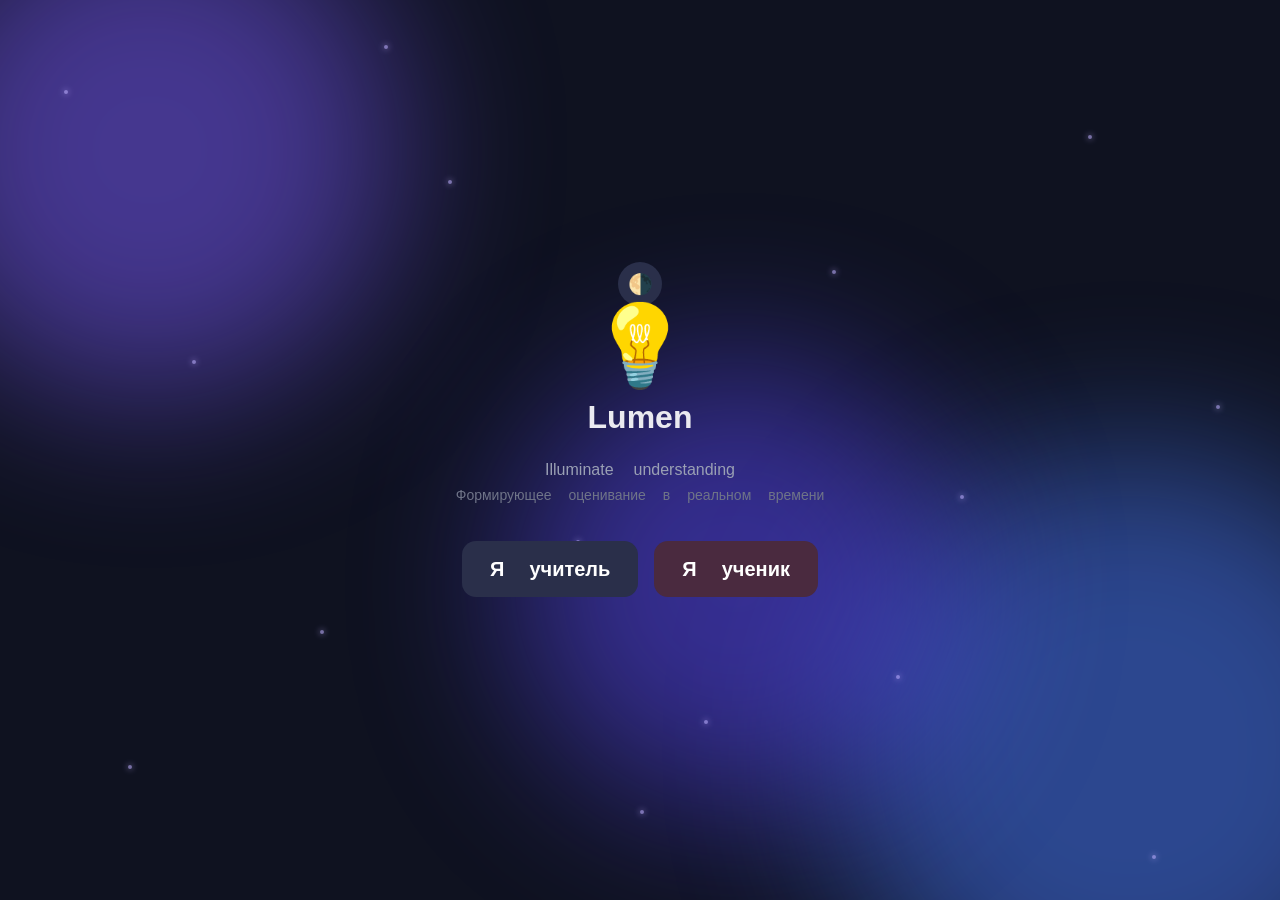
<file: templates/index.html>
<!doctype html>
<html lang="ru">
<head><meta charset="utf-8"><title>Lumen</title>
<link rel="stylesheet" href="/static/background.css">
<link rel="stylesheet" href="/static/style.css"></head>
<body>
  <div class="bg-mesh">
    <div class="blob blob-1"></div>
    <div class="blob blob-2"></div>
    <div class="blob blob-3"></div>
  </div>
  <div class="bg-particles">
    <div class="particle"></div><div class="particle"></div><div class="particle"></div>
    <div class="particle"></div><div class="particle"></div><div class="particle"></div>
    <div class="particle"></div><div class="particle"></div><div class="particle"></div>
    <div class="particle"></div><div class="particle"></div><div class="particle"></div>
    <div class="particle"></div><div class="particle"></div><div class="particle"></div>
  </div>

  <div class="lumen-content center">
    <button class="theme-toggle" onclick="toggleTheme()" title="Сменить тему">🌗</button>

    <div class="logo-big">💡</div>
    <h1>Lumen</h1>
    <p class="sub">Illuminate understanding</p>
    <p class="sub-small">Формирующее оценивание в реальном времени</p>

    <div class="row">
      <a class="btn big" href="/teacher">Я учитель</a>
      <a class="btn big alt" href="/student">Я ученик</a>
    </div>
  </div>

  <script>
    function toggleTheme() {
      document.body.classList.toggle('light');
      localStorage.setItem('theme',
        document.body.classList.contains('light') ? 'light' : 'dark');
    }
    if (localStorage.getItem('theme') === 'light') {
      document.body.classList.add('light');
    }
  </script>
</body>
</html>
</file>
<file: static/background.css>
/* ============================================
   Lumen — фон: mesh + particles
   Фон ИЗОЛИРОВАН от hit-testing — не может
   перехватить клики даже при багах Chromium.
   ============================================ */

html {
  background: #0a0d1a;
}

body {
  background: #0f1220;
  min-height: 100vh;
  overflow-x: hidden;
  position: relative;
  isolation: isolate;   /* ← создаёт stacking context — фон не уйдёт за body */
}

/* ============================================
   Слой 1: mesh-пятна
   ============================================ */
.bg-mesh {
  position: fixed;
  inset: 0;
  z-index: -1;                    /* ← под контентом, но внутри body */
  pointer-events: none;
  overflow: hidden;
  contain: strict;                /* ← изолирует слой от hit-testing */
  isolation: isolate;             /* ← отдельный stacking context */
  will-change: transform;         /* ← GPU-слой заранее */
}

.bg-mesh .blob {
  position: absolute;
  border-radius: 50%;
  filter: blur(80px);
  opacity: 0.5;
  animation: lumen-float 16s ease-in-out infinite;
  pointer-events: none;           /* ← на всякий случай */
  will-change: transform;
  transform: translate3d(0, 0, 0); /* ← заставляет GPU-слой */
}

.blob-1 {
  width: 500px; height: 500px;
  background: #7c5cff;
  top: -100px; left: -100px;
}
.blob-2 {
  width: 600px; height: 600px;
  background: #4a7dff;
  bottom: -150px; right: -150px;
  animation-delay: -5s;
}
.blob-3 {
  width: 450px; height: 450px;
  background: #5c4aff;
  top: 40%; left: 40%;
  animation-delay: -10s;
}

@keyframes lumen-float {
  0%, 100% { transform: translate3d(0, 0, 0) scale(1); }
  25%      { transform: translate3d(80px, -60px, 0) scale(1.15); }
  50%      { transform: translate3d(-60px, 80px, 0) scale(0.9); }
  75%      { transform: translate3d(60px, 60px, 0) scale(1.1); }
}

/* ============================================
   Слой 2: частицы
   ============================================ */
.bg-particles {
  position: fixed;
  inset: 0;
  z-index: -1;                    /* ← тот же уровень, что и mesh */
  pointer-events: none;
  overflow: hidden;
  contain: strict;
  isolation: isolate;
  will-change: transform;
}

.particle {
  position: absolute;
  width: 4px;
  height: 4px;
  background: rgba(190, 175, 255, 0.6);
  border-radius: 50%;
  box-shadow: 0 0 6px rgba(190, 175, 255, 0.8);
  animation: lumen-drift linear infinite;
  pointer-events: none;               /* ← на КАЖДОЙ частице */
  will-change: transform, opacity;     /* ← GPU-слой заранее */
  transform: translate3d(0, 0, 0);     /* ← заставляет GPU-слой */
}

.particle:nth-child(1)  { left: 5%;  top: 10%; animation-duration: 25s; }
.particle:nth-child(2)  { left: 15%; top: 40%; animation-duration: 30s; animation-delay: -5s; }
.particle:nth-child(3)  { left: 25%; top: 70%; animation-duration: 22s; animation-delay: -10s; }
.particle:nth-child(4)  { left: 35%; top: 20%; animation-duration: 28s; animation-delay: -15s; }
.particle:nth-child(5)  { left: 45%; top: 60%; animation-duration: 35s; animation-delay: -3s; }
.particle:nth-child(6)  { left: 55%; top: 80%; animation-duration: 26s; animation-delay: -8s; }
.particle:nth-child(7)  { left: 65%; top: 30%; animation-duration: 32s; animation-delay: -12s; }
.particle:nth-child(8)  { left: 75%; top: 55%; animation-duration: 24s; animation-delay: -18s; }
.particle:nth-child(9)  { left: 85%; top: 15%; animation-duration: 29s; animation-delay: -6s; }
.particle:nth-child(10) { left: 95%; top: 45%; animation-duration: 33s; animation-delay: -22s; }
.particle:nth-child(11) { left: 10%; top: 85%; animation-duration: 27s; animation-delay: -9s; }
.particle:nth-child(12) { left: 30%; top: 5%;  animation-duration: 31s; animation-delay: -14s; }
.particle:nth-child(13) { left: 50%; top: 90%; animation-duration: 23s; animation-delay: -2s; }
.particle:nth-child(14) { left: 70%; top: 75%; animation-duration: 34s; animation-delay: -19s; }
.particle:nth-child(15) { left: 90%; top: 95%; animation-duration: 21s; animation-delay: -11s; }

@keyframes lumen-drift {
  0%   { transform: translate3d(0, 0, 0); opacity: 0.3; }
  50%  { transform: translate3d(40px, -60px, 0); opacity: 0.8; }
  100% { transform: translate3d(0, 0, 0); opacity: 0.3; }
}

/* ============================================
   Слой 3: контент — выше фона
   ============================================ */
.lumen-content,
.screen,
.app,
#root {
  position: relative;
  z-index: 10;
}

/* Модалки — выше всего */
.modal,
.modal-backdrop {
  z-index: 1000;
}

/* ============================================
   Бейдж версии
   ============================================ */
.version-badge {
  position: fixed;
  bottom: 16px;
  right: 16px;
  z-index: 9000;
  padding: 6px 12px;
  background: rgba(15, 18, 32, 0.7);
  backdrop-filter: blur(20px);
  border: 1px solid rgba(255,255,255,0.1);
  border-radius: 20px;
  font-size: 11px;
  color: #9aa0b4;
  font-weight: 600;
  letter-spacing: 0.5px;
  user-select: none;
  pointer-events: none;
}
</file>
<file: static/style.css>
* { box-sizing: border-box; }
body {
  font-family: "Segoe UI", "Segoe UI Emoji", "Apple Color Emoji", "Noto Color Emoji", Tahoma, sans-serif;
  margin: 0; padding: 24px;
  background: #0f1220; color: #eaeaf0;
  transition: background .25s, color .25s;
}
.center { display: flex; flex-direction: column; align-items: center; justify-content: center; min-height: 90vh; text-align: center; }
h1 { margin: 0 0 8px; }
.sub { color: #9aa0b4; }

.row { display: flex; gap: 16px; margin-top: 24px; flex-wrap: wrap; justify-content: center; }

.btn {
  padding: 16px 28px; border-radius: 14px; text-decoration: none;
  background: #2a2f4a; color: #fff; font-weight: 600;
}
.btn.alt { background: #4a2a3f; }
.btn.big { font-size: 20px; }

.code-box { background:#1a1f38; padding:8px 14px; border-radius:10px; }
.code-box b { font-size: 22px; letter-spacing: 4px; color:#7dffb0; }

header { display:flex; justify-content: space-between; align-items:center; gap: 16px; margin-bottom: 16px; }
.header-right { display:flex; align-items:center; gap:12px; }

.ask { display:flex; gap: 10px; margin-bottom: 16px; flex-wrap: wrap; }
.ask input { flex:1; min-width: 200px; padding: 14px; border-radius: 12px; border: none; font-size: 16px; background:#1a1f38; color:#fff; }
.ask button, .card button, .ghost { padding: 14px 20px; border: none; border-radius: 12px; background:#3b6cff; color:#fff; font-weight: 600; cursor: pointer; }
.ghost { background: #2a2f4a; margin-top: 20px; }

.current-q { font-size: 20px; margin: 12px 0; min-height: 28px; }

.legend { display:flex; align-items:center; gap: 8px; margin: 12px 0; flex-wrap: wrap; }
.dot { width: 14px; height: 14px; border-radius: 50%; display:inline-block; margin-left: 10px;}
.green { background: #2ecc71; }
.yellow { background: #f1c40f; }
.red { background: #e74c3c; }
.counter { margin-left: auto; font-family: monospace; font-size: 18px; }

.map { display: flex; flex-wrap: wrap; gap: 10px; margin: 16px 0; min-height: 60px; }
.card-student {
  padding: 14px 18px; border-radius: 12px; font-weight: 600;
  background: #2a2f4a; border: 2px solid transparent;
  transition: background .2s, border-color .2s, color .2s, transform .2s, box-shadow .2s;
}
.card-student.green { background:#1e7a4a; }
.card-student.yellow { background:#a98b0d; }
.card-student.red { background:#a8352a; }
.card-student.none { background:#2a2f4a; opacity:.6; }

.advice { background:#1a1f38; padding: 16px; border-radius: 14px; margin-top: 16px; border-left: 4px solid #3b6cff; }
.advice h3 { margin: 0 0 8px; }
.advice p { margin: 0; color: #cfd3e3; }

.qr-section { margin-top: 16px; text-align: center; }
.qr-box {
  margin-top: 12px; padding: 16px;
  background: #fff; border-radius: 14px;
  display: inline-block;
}
.qr-box img { display: block; margin: 8px auto 0; width: 220px; height: 220px; }
.qr-box .sub { color: #333; margin: 0 0 8px; }

.card { display: flex; flex-direction: column; gap: 12px; width: min(360px, 90vw); }
.card input { padding: 16px; border-radius: 12px; border: none; font-size: 18px; background:#1a1f38; color:#fff; text-align: center; }

.question { font-size: 22px; margin: 24px 0; max-width: 640px; }
.answers { display:flex; flex-direction: column; gap: 14px; width: min(420px, 90vw); }
.ans { padding: 24px; font-size: 20px; border: none; border-radius: 16px; color: #fff; font-weight: 700; cursor: pointer; }
.ans.green { background: #2ecc71; color: #06210f; }
.ans.yellow { background: #f1c40f; color: #2a2100; }
.ans.red { background: #e74c3c; }
.ans:disabled { opacity: 0.4; cursor: default; }
.err { color: #ff7b7b; }

.theme-toggle {
  background: #2a2f4a;
  color: #fff;
  border: none;
  border-radius: 50%;
  width: 44px;
  height: 44px;
  font-size: 20px;
  cursor: pointer;
  transition: background .2s, color .2s;
}
.theme-toggle:hover { background: #3a4060; }

body.center .theme-toggle {
  position: fixed;
  top: 16px;
  right: 16px;
  z-index: 1000;
}

.anon-toggle {
  display: flex;
  align-items: center;
  gap: 6px;
  background: #1a1f38;
  padding: 8px 14px;
  border-radius: 10px;
  cursor: pointer;
  font-size: 14px;
  user-select: none;
  transition: background .2s;
}
.anon-toggle:hover { background: #252a48; }
.anon-toggle input {
  width: 18px;
  height: 18px;
  cursor: pointer;
  accent-color: #3b6cff;
}

/* Таймер — селектор */
.timer-select {
  padding: 14px 12px;
  border-radius: 12px;
  border: none;
  font-size: 15px;
  background: #1a1f38;
  color: #eaeaf0;
  cursor: pointer;
  font-family: inherit;
}

/* Таймер — обратный отсчёт */
.timer-box {
  display: inline-flex;
  align-items: center;
  justify-content: center;
  margin: 12px auto;
  padding: 12px 28px;
  border-radius: 50px;
  background: #1a1f38;
  border: 2px solid #3b6cff;
  font-size: 36px;
  font-weight: 700;
  font-variant-numeric: tabular-nums;
  min-width: 120px;
  transition: background .3s, border-color .3s, color .3s;
}
.timer-box.warning { border-color: #f1c40f; color: #f1c40f; }
.timer-box.expired { border-color: #e74c3c; background: #3a1212; color: #e74c3c; }

/* Случайный ученик */
.card-student.picked {
  border-color: #f39c12;
  box-shadow: 0 0 0 3px #f39c12, 0 0 24px rgba(243, 156, 18, .5);
  transform: scale(1.08);
}
.picked-box {
  display: flex;
  align-items: center;
  gap: 14px;
  background: linear-gradient(90deg, #3d2a00, #4a3a10);
  border: 2px solid #f39c12;
  border-radius: 14px;
  padding: 14px 20px;
  margin: 12px 0;
  font-size: 18px;
  animation: pulse-border 1.6s infinite;
}
.picked-label { color: #f5c06b; font-weight: 600; }
.picked-name { font-size: 22px; font-weight: 800; color: #ffd47f; flex: 1; }
.ghost-small {
  background: transparent; border: none; color: #f5c06b;
  font-size: 20px; cursor: pointer; padding: 4px 10px; border-radius: 8px;
}
.ghost-small:hover { background: rgba(255,255,255,.1); }

@keyframes pulse-border {
  0%, 100% { box-shadow: 0 0 0 0 rgba(243, 156, 18, .6); }
  50%      { box-shadow: 0 0 0 10px rgba(243, 156, 18, 0); }
}

.random-section { display: flex; gap: 10px; margin: 16px 0; flex-wrap: wrap; }
.btn-random {
  flex: 1;
  padding: 14px 20px;
  border: none;
  border-radius: 12px;
  background: #f39c12;
  color: #1a1d29;
  font-weight: 700;
  font-size: 15px;
  cursor: pointer;
  transition: background .15s, transform .1s;
  font-family: inherit;
}
.btn-random:hover { background: #ffb93d; }
.btn-random:active { transform: scale(0.98); }
.btn-random-alt { background: #6c4a12; color: #ffd88a; }
.btn-random-alt:hover { background: #8a5f1a; }

.picked-banner {
  margin: 16px auto;
  padding: 16px 24px;
  background: linear-gradient(90deg, #3d2a00, #4a3a10);
  border: 2px solid #f39c12;
  border-radius: 14px;
  font-size: 18px;
  font-weight: 700;
  color: #ffd47f;
  max-width: 90vw;
  animation: pulse-border 1.6s infinite;
}

/* История вопросов */
.history-section {
  margin-top: 20px;
  padding: 16px;
  background: #1a1f38;
  border-radius: 14px;
}
.history-section h3 { margin: 0 0 12px; font-size: 16px; }
.history-list { display: flex; flex-direction: column; gap: 8px; }
.history-row {
  display: grid;
  grid-template-columns: 36px 1fr 120px auto 48px;
  gap: 10px;
  align-items: center;
  font-size: 13px;
  padding: 6px 0;
  border-bottom: 1px solid #2a2f4a;
}
.history-row:last-child { border-bottom: none; }
.history-num { color: #6a7290; font-family: monospace; }
.history-q { overflow: hidden; text-overflow: ellipsis; white-space: nowrap; }
.history-bar { height: 8px; background: #2a2f4a; border-radius: 4px; overflow: hidden; }
.history-fill { display: block; height: 100%; background: linear-gradient(90deg, #2ecc71, #7dffb0); transition: width .4s; }
.history-stats { color: #9aa0b4; font-family: monospace; white-space: nowrap; }
.history-pct { text-align: right; font-weight: 700; color: #7dffb0; font-family: monospace; }

/* Финальный экран */
.action-row { display: flex; gap: 10px; margin-top: 20px; flex-wrap: wrap; }
.btn-finish {
  padding: 14px 24px;
  border: none;
  border-radius: 12px;
  background: linear-gradient(90deg, #7d3cff, #3b6cff);
  color: #fff;
  font-weight: 700;
  font-size: 15px;
  cursor: pointer;
  transition: filter .15s, transform .1s;
  font-family: inherit;
}
.btn-finish:hover { filter: brightness(1.15); }
.btn-finish:active { transform: scale(0.98); }

.modal {
  position: fixed;
  inset: 0;
  background: rgba(0, 0, 0, .7);
  z-index: 2000;
  display: flex;
  align-items: center;
  justify-content: center;
  padding: 20px;
  overflow-y: auto;
}
.modal-content {
  background: #1a1f38;
  padding: 28px;
  border-radius: 20px;
  max-width: 680px;
  width: 100%;
  max-height: 90vh;
  overflow-y: auto;
  border: 1px solid #2a2f4a;
}
.modal-content h2 { margin: 0 0 20px; }
.modal-content h3 {
  margin: 24px 0 12px;
  font-size: 15px;
  color: #9aa0b4;
  text-transform: uppercase;
  letter-spacing: 1px;
}
.summary-stats { display: grid; grid-template-columns: repeat(3, 1fr); gap: 12px; }
.stat { background: #0f1220; padding: 16px; border-radius: 12px; text-align: center; }
.stat-num { font-size: 32px; font-weight: 800; color: #7dffb0; font-variant-numeric: tabular-nums; }
.stat-label { font-size: 12px; color: #9aa0b4; margin-top: 4px; }

.summary-chart { display: flex; flex-direction: column; gap: 8px; }
.chart-row { display: grid; grid-template-columns: 36px 1fr 56px; gap: 10px; align-items: center; font-size: 13px; }
.chart-label { color: #6a7290; font-family: monospace; }
.chart-bar { height: 12px; background: #0f1220; border-radius: 6px; overflow: hidden; }
.chart-fill { display: block; height: 100%; background: linear-gradient(90deg, #2ecc71, #7dffb0); transition: width .5s; }
.chart-pct { text-align: right; font-weight: 700; color: #7dffb0; font-family: monospace; }

.modal-actions { display: flex; gap: 10px; margin-top: 24px; justify-content: flex-end; flex-wrap: wrap; }

/* ==== СВЕТЛАЯ ТЕМА ==== */
body.light { background: #f4f6fb; color: #1a1d29; }
body.light .sub { color: #6a7290; }
body.light .btn { background: #e0e5f0; color: #1a1d29; }
body.light .btn.alt { background: #f0e0e8; }
body.light .code-box { background: #e0e5f0; color: #1a1d29; }
body.light .code-box b { color: #0a8a3f; }
body.light .ask input { background: #fff; color: #1a1d29; border: 1px solid #d0d5e0; }
body.light .ghost { background: #e0e5f0; color: #1a1d29; }
body.light .card-student { background: #e0e5f0; color: #1a1d29; }
body.light .card-student.green { background: #7ee0a3; color: #0a2415; }
body.light .card-student.yellow { background: #f5d76e; color: #2a2100; }
body.light .card-student.red { background: #f28b82; color: #2a0606; }
body.light .card-student.none { background: #e0e5f0; color: #6a7290; }
body.light .advice { background: #e0e5f0; }
body.light .advice p { color: #4a5070; }
body.light .card input { background: #fff; color: #1a1d29; border: 1px solid #d0d5e0; }
body.light .theme-toggle { background: #e0e5f0; color: #1a1d29; }
body.light .theme-toggle:hover { background: #d0d5e5; }
body.light .anon-toggle { background: #e0e5f0; color: #1a1d29; }
body.light .anon-toggle:hover { background: #d0d5e5; }
body.light .legend { color: #4a5070; }
body.light .counter { color: #1a1d29; }
body.light .timer-select { background: #fff; color: #1a1d29; border: 1px solid #d0d5e0; }
body.light .timer-box { background: #fff; color: #1a1d29; }
body.light .timer-box.warning { color: #a98b0d; border-color: #a98b0d; }
body.light .timer-box.expired { background: #ffe5e5; color: #c0392b; }
body.light .picked-box { background: linear-gradient(90deg, #fff5d6, #ffe9a8); border-color: #d68910; }
body.light .picked-label { color: #8a5a00; }
body.light .picked-name { color: #6b4400; }
body.light .ghost-small { color: #8a5a00; }
body.light .picked-banner { background: linear-gradient(90deg, #fff5d6, #ffe9a8); border-color: #d68910; color: #6b4400; }
body.light .history-section { background: #e0e5f0; }
body.light .history-row { border-bottom-color: #d0d5e0; }
body.light .history-bar { background: #c8cee0; }
body.light .history-num { color: #6a7290; }
body.light .history-stats { color: #6a7290; }
body.light .history-pct { color: #0a8a3f; }
body.light .modal-content { background: #f4f6fb; border-color: #d0d5e0; }
body.light .stat { background: #e0e5f0; }
body.light .stat-num { color: #0a8a3f; }
body.light .stat-label { color: #6a7290; }
body.light .chart-bar { background: #e0e5f0; }
body.light .chart-label { color: #6a7290; }
body.light .chart-pct { color: #0a8a3f; }
body.light .modal-content h3 { color: #6a7290; }

/* ---- Ссылка-приглашение ---- */
.invite-box {
  background: #1a1f38;
  padding: 16px 20px;
  border-radius: 14px;
  margin-bottom: 16px;
  border-left: 4px solid #7d3cff;
}
.invite-text {
  display: flex;
  align-items: center;
  gap: 10px;
  margin-bottom: 10px;
  flex-wrap: wrap;
  font-size: 14px;
}
.invite-label { color: #9aa0b4; }
.invite-link {
  font-family: Consolas, monospace;
  font-size: 13px;
  color: #b19dff;
  word-break: break-all;
}
.invite-actions {
  display: flex;
  gap: 10px;
  flex-wrap: wrap;
  align-items: center;
}
.btn-invite {
  padding: 10px 16px;
  border: none;
  border-radius: 10px;
  background: #7d3cff;
  color: #fff;
  font-weight: 600;
  font-size: 13px;
  cursor: pointer;
  transition: filter .15s;
  font-family: inherit;
}
.btn-invite:hover { filter: brightness(1.15); }
.btn-invite-alt { background: #4a2f7a; }
.invited-counter {
  margin-left: auto;
  font-size: 13px;
  color: #9aa0b4;
}
.invited-counter b { color: #b19dff; font-size: 15px; }

body.light .invite-box { background: #e0e5f0; border-left-color: #7d3cff; }
body.light .invite-link { color: #5c3bbf; }

/* ---- Строка присутствия ---- */
.presence-bar {
  display: flex;
  gap: 20px;
  flex-wrap: wrap;
  padding: 12px 16px;
  background: #1a1f38;
  border-radius: 12px;
  margin: 12px 0;
  font-size: 14px;
}
.presence-item { color: #9aa0b4; }
.presence-item b { color: #eaeaf0; font-size: 16px; }
body.light .presence-bar { background: #e0e5f0; }
body.light .presence-item { color: #6a7290; }
body.light .presence-item b { color: #1a1d29; }

/* ---- Карточка ученика — дополнительные состояния ---- */
.card-student.hand-raised {
  border-color: #f1c40f;
  box-shadow: 0 0 0 2px #f1c40f;
  position: relative;
}
.card-student.hand-raised .hand-badge {
  position: absolute;
  top: -8px;
  right: -8px;
  background: #f1c40f;
  color: #1a1d29;
  border-radius: 50%;
  width: 24px;
  height: 24px;
  display: flex;
  align-items: center;
  justify-content: center;
  font-size: 14px;
  animation: hand-wave 1.2s infinite;
}
@keyframes hand-wave {
  0%, 100% { transform: rotate(-15deg); }
  50%      { transform: rotate(15deg); }
}

.card-student.unfocused {
  opacity: 0.55;
  border-color: #6a7290;
  filter: grayscale(0.4);
}
.card-student.unfocused .unfocused-badge {
  position: absolute;
  top: -8px;
  right: -8px;
  background: #6a7290;
  color: #fff;
  border-radius: 50%;
  width: 24px;
  height: 24px;
  display: flex;
  align-items: center;
  justify-content: center;
  font-size: 12px;
}

/* ---- Кнопка «Поднять руку» ---- */
.btn-hand {
  margin-top: 20px;
  padding: 16px 28px;
  font-size: 16px;
  font-weight: 700;
  border: 2px solid #f1c40f;
  border-radius: 14px;
  background: transparent;
  color: #f1c40f;
  cursor: pointer;
  font-family: inherit;
  transition: all .15s;
}
.btn-hand:hover { background: rgba(241, 196, 15, .1); }
.btn-hand.raised {
  background: #f1c40f;
  color: #2a2100;
  animation: pulse-border 1.2s infinite;
}
body.light .btn-hand { color: #a98b0d; border-color: #a98b0d; }
body.light .btn-hand.raised { background: #a98b0d; color: #fff; }

/* ---- Двухколоночная раскладка ---- */
.two-col {
  display: grid;
  grid-template-columns: 1fr 320px;
  gap: 16px;
  align-items: start;
}
@media (max-width: 900px) {
  .two-col { grid-template-columns: 1fr; }
}
.col-main, .col-side { min-width: 0; }

/* ---- Секция вопросов от учеников ---- */
.questions-section {
  background: #1a1f38;
  padding: 16px;
  border-radius: 14px;
  border-left: 4px solid #7d3cff;
}
.questions-section h3 {
  margin: 0 0 12px;
  font-size: 15px;
  display: flex;
  align-items: center;
  gap: 8px;
}
.questions-section .badge {
  background: #7d3cff;
  color: #fff;
  padding: 2px 8px;
  border-radius: 10px;
  font-size: 12px;
  font-weight: 700;
}
.questions-list {
  display: flex;
  flex-direction: column;
  gap: 8px;
  max-height: 400px;
  overflow-y: auto;
}
.question-item {
  background: #0f1220;
  padding: 10px 12px;
  border-radius: 10px;
  border-left: 3px solid #7d3cff;
  font-size: 13px;
  transition: opacity .2s;
}
.question-item.answered {
  opacity: 0.45;
  border-left-color: #2ecc71;
}
.question-meta {
  display: flex;
  justify-content: space-between;
  align-items: center;
  margin-bottom: 4px;
}
.question-who {
  font-size: 11px;
  color: #9aa0b4;
  font-weight: 600;
}
.question-actions { display: flex; gap: 4px; }
.q-act {
  background: transparent;
  border: none;
  color: #7d9dff;
  cursor: pointer;
  font-size: 14px;
  padding: 2px 6px;
  border-radius: 6px;
}
.q-act:hover { background: rgba(125, 157, 255, .15); }
.q-act-del { color: #ff7b7b; }
.q-act-del:hover { background: rgba(231, 76, 60, .15); }
.question-text { color: #eaeaf0; line-height: 1.4; }

body.light .questions-section { background: #e0e5f0; }
body.light .question-item { background: #fff; }
body.light .question-text { color: #1a1d29; }

/* ---- Лента реакций ---- */
.reactions-strip {
  display: flex;
  align-items: center;
  gap: 14px;
  padding: 12px 16px;
  background: #1a1f38;
  border-radius: 12px;
  margin: 16px 0;
  min-height: 52px;
}
.reactions-label {
  color: #9aa0b4;
  font-size: 13px;
  white-space: nowrap;
}
.reactions-list {
  display: flex;
  gap: 10px;
  flex-wrap: wrap;
  align-items: center;
  flex: 1;
}
.reactions-empty { color: #4a5070; font-size: 13px; font-style: italic; }
.reaction-item {
  font-size: 24px;
  position: relative;
  animation: reaction-pop .4s;
}
.reaction-count {
  position: absolute;
  bottom: -4px;
  right: -8px;
  background: #3b6cff;
  color: #fff;
  font-size: 11px;
  font-weight: 700;
  border-radius: 10px;
  padding: 1px 6px;
  min-width: 16px;
  text-align: center;
}
@keyframes reaction-pop {
  0% { transform: scale(0.3); opacity: 0; }
  60% { transform: scale(1.15); }
  100% { transform: scale(1); opacity: 1; }
}
body.light .reactions-strip { background: #e0e5f0; }
body.light .reactions-label { color: #6a7290; }
body.light .reactions-empty { color: #a0a5c0; }

/* ---- Панель реакций у ученика ---- */
.reactions-panel {
  margin-top: 24px;
  padding-top: 16px;
  border-top: 1px solid #2a2f4a;
  width: min(420px, 90vw);
}
.reactions-buttons {
  display: grid;
  grid-template-columns: repeat(4, 1fr);
  gap: 8px;
  margin-top: 8px;
}
.reaction-btn {
  font-size: 26px;
  padding: 10px;
  background: #1a1f38;
  border: 1px solid #2a2f4a;
  border-radius: 12px;
  cursor: pointer;
  transition: transform .15s, background .15s, border-color .15s;
}
.reaction-btn:hover {
  background: #252a48;
  border-color: #3b6cff;
  transform: scale(1.08);
}
.reaction-btn:active { transform: scale(0.95); }
.reaction-btn.flash {
  background: #3b6cff;
  border-color: #7d9dff;
  transform: scale(1.15);
}
body.light .reactions-panel { border-top-color: #d0d5e0; }
body.light .reaction-btn { background: #fff; border-color: #d0d5e0; }
body.light .reaction-btn:hover { background: #eef1ff; }

/* ---- Панель вопросов у ученика ---- */
.ask-question-panel {
  margin-top: 20px;
  padding-top: 16px;
  border-top: 1px solid #2a2f4a;
  width: min(420px, 90vw);
}
.ask-q-row {
  display: flex;
  gap: 8px;
  margin-top: 8px;
}
.ask-q-row input {
  flex: 1;
  padding: 12px 14px;
  border-radius: 12px;
  border: none;
  background: #1a1f38;
  color: #eaeaf0;
  font-size: 14px;
  font-family: inherit;
}
.ask-q-row button {
  padding: 12px 18px;
  border: none;
  border-radius: 12px;
  background: #7d3cff;
  color: #fff;
  font-weight: 600;
  font-size: 14px;
  cursor: pointer;
  font-family: inherit;
}
.ask-q-row button:hover { filter: brightness(1.15); }
body.light .ask-question-panel { border-top-color: #d0d5e0; }
body.light .ask-q-row input { background: #fff; color: #1a1d29; border: 1px solid #d0d5e0; }

/* ---- Панель режимов ---- */
.mode-panel {
  background: #1a1f38;
  padding: 14px 18px;
  border-radius: 14px;
  margin-bottom: 16px;
  border-left: 4px solid #3b6cff;
}
.mode-row, .keywords-row {
  display: flex;
  align-items: center;
  gap: 10px;
  flex-wrap: wrap;
}

.mode-row {
  margin-bottom: 12px;
}

.keywords-row {
  margin-top: 12px;
}
.keywords-row { margin-top: 10px; }
.mode-label {
  font-size: 13px;
  color: #9aa0b4;
  font-weight: 600;
  white-space: nowrap;
}
.mode-btn {
  padding: 10px 16px;
  border: 1px solid #2a2f4a;
  border-radius: 10px;
  background: #0f1220;
  color: #eaeaf0;
  font-weight: 600;
  font-size: 14px;
  cursor: pointer;
  font-family: inherit;
  transition: background .15s, border-color .15s, color .15s;
}
.mode-btn:hover { background: #252a48; }
.mode-btn.active {
  background: #3b6cff;
  border-color: #5580ff;
  color: #fff;
}
.keywords-input {
  flex: 1;
  min-width: 200px;
  padding: 10px 14px;
  border-radius: 10px;
  border: 1px solid #2a2f4a;
  background: #0f1220;
  color: #eaeaf0;
  font-size: 14px;
  font-family: inherit;
}

body.light .mode-panel { background: #e0e5f0; }
body.light .mode-label { color: #6a7290; }
body.light .mode-btn { background: #fff; color: #1a1d29; border-color: #d0d5e0; }
body.light .mode-btn.active { background: #3b6cff; color: #fff; }
body.light .keywords-input { background: #fff; color: #1a1d29; border-color: #d0d5e0; }

/* ---- Карточки с текстовыми ответами ---- */
.map.with-text {
  display: grid;
  grid-template-columns: repeat(auto-fill, minmax(240px, 1fr));
  gap: 12px;
}
.card-student.wide {
  padding: 12px 14px;
  border-radius: 12px;
  opacity: 1;
}
.card-name-row {
  display: flex;
  align-items: center;
  justify-content: space-between;
  gap: 6px;
  margin-bottom: 6px;
}
.card-name {
  font-weight: 700;
  font-size: 13px;
}
.card-text {
  font-size: 13px;
  line-height: 1.4;
  font-weight: 400;
  word-wrap: break-word;
}
.card-text.empty {
  opacity: 0.5;
  font-style: italic;
}
.card-text mark {
  background: rgba(125, 255, 176, .35);
  color: inherit;
  padding: 0 2px;
  border-radius: 3px;
}
body.light .card-text mark {
  background: rgba(10, 138, 63, .25);
}
.card-meta {
  margin-top: 6px;
  font-size: 11px;
  opacity: 0.7;
  font-family: monospace;
}

/* ---- Текстовый ответ у ученика ---- */
.text-answer-block {
  width: min(420px, 90vw);
  margin: 20px 0;
}
.answer-textarea {
  width: 100%;
  min-height: 120px;
  padding: 14px;
  border-radius: 12px;
  border: 1px solid #2a2f4a;
  background: #1a1f38;
  color: #eaeaf0;
  font-size: 16px;
  font-family: inherit;
  resize: vertical;
  box-sizing: border-box;
}
.answer-textarea:focus {
  outline: none;
  border-color: #3b6cff;
}
.text-answer-footer {
  display: flex;
  align-items: center;
  justify-content: space-between;
  margin-top: 8px;
}
.char-count {
  font-size: 12px;
  color: #6a7290;
  font-family: monospace;
}
.btn-send-text {
  padding: 12px 24px;
  border: none;
  border-radius: 12px;
  background: #3b6cff;
  color: #fff;
  font-weight: 700;
  font-size: 15px;
  cursor: pointer;
  font-family: inherit;
}
.btn-send-text:hover { filter: brightness(1.15); }
.btn-send-text:active { transform: scale(0.98); }

body.light .answer-textarea {
  background: #fff;
  color: #1a1d29;
  border-color: #d0d5e0;
}

/* ---- Индикация выбранного ответа ---- */
.ans {
  position: relative;
  display: flex;
  align-items: center;
  justify-content: center;
  gap: 12px;
  transition: transform .15s, opacity .25s, filter .25s, box-shadow .25s;
}
.ans-emoji { font-size: 26px; }
.ans-text { font-size: 20px; }
.ans-check {
  position: absolute;
  right: 18px;
  font-size: 22px;
  font-weight: 900;
  opacity: 0;
  transform: scale(0.5);
  transition: opacity .2s, transform .3s;
}

/* Выбранная кнопка */
.ans.selected {
  box-shadow: 0 0 0 4px currentColor inset,
              0 8px 24px rgba(0, 0, 0, .35);
  transform: scale(1.04);
  animation: pop-selected .4s;
}
.ans.selected .ans-check {
  opacity: 1;
  transform: scale(1);
}
.ans.selected.green { box-shadow: 0 0 0 4px #0e5d33 inset, 0 8px 24px rgba(46, 204, 113, .4); }
.ans.selected.yellow { box-shadow: 0 0 0 4px #6b5300 inset, 0 8px 24px rgba(241, 196, 15, .4); }
.ans.selected.red { box-shadow: 0 0 0 4px #6b1500 inset, 0 8px 24px rgba(231, 76, 60, .4); }

/* Невыбранные кнопки — притухают */
.ans.not-selected {
  opacity: 0.45;
  filter: grayscale(0.5);
  transform: scale(0.96);
}
.ans.not-selected:hover {
  opacity: 0.8;
  filter: grayscale(0.2);
}

@keyframes pop-selected {
  0% { transform: scale(1); }
  50% { transform: scale(1.12); }
  100% { transform: scale(1.04); }
}

/* ---- Toast «Ответ отправлен» ---- */
.answered-toast {
  display: inline-flex;
  align-items: center;
  justify-content: center;
  padding: 10px 20px;
  border-radius: 50px;
  background: #1a1f38;
  border: 2px solid #3b6cff;
  color: #eaeaf0;
  font-weight: 700;
  font-size: 15px;
  margin: 12px auto;
  opacity: 0;
  transform: translateY(-10px) scale(0.9);
  transition: opacity .3s, transform .3s;
  pointer-events: none;
}
.answered-toast.show {
  opacity: 1;
  transform: translateY(0) scale(1);
}
.answered-toast.show.green {
  border-color: #2ecc71;
  color: #7dffb0;
  background: #0e2a1a;
}
.answered-toast.show.yellow {
  border-color: #f1c40f;
  color: #ffe066;
  background: #2a2100;
}
.answered-toast.show.red {
  border-color: #e74c3c;
  color: #ff8a7a;
  background: #2a0a06;
}
body.light .answered-toast {
  background: #fff;
  color: #1a1d29;
}
body.light .answered-toast.show.green { background: #e5ffe9; color: #0a8a3f; }
body.light .answered-toast.show.yellow { background: #fff8dc; color: #a98b0d; }
body.light .answered-toast.show.red { background: #ffe5e5; color: #c0392b; }

/* ---- Текст-ответ: индикация отправки ---- */
.answer-textarea {
  transition: border-color .2s, background .2s;
}
.answer-textarea.sent {
  border-color: #2ecc71 !important;
  background: rgba(46, 204, 113, .08) !important;
  animation: text-sent-pulse .6s;
}
body.light .answer-textarea.sent {
  background: #e5ffe9 !important;
}
@keyframes text-sent-pulse {
  0% { box-shadow: 0 0 0 0 rgba(46, 204, 113, .5); }
  100% { box-shadow: 0 0 0 14px rgba(46, 204, 113, 0); }
}

/* ---- Диагностика ---- */
.diag-container {
  display: flex;
  flex-direction: column;
  gap: 12px;
}
.diag-row {
  display: flex;
  align-items: center;
  gap: 16px;
  padding: 16px 20px;
  background: #1a1f38;
  border-radius: 14px;
  border-left: 4px solid #2a2f4a;
  transition: border-color .2s;
}
.diag-row.available { border-left-color: #2ecc71; }
.diag-row.unavailable { border-left-color: #e74c3c; opacity: 0.6; }
.diag-status {
  width: 40px;
  height: 40px;
  border-radius: 50%;
  display: flex;
  align-items: center;
  justify-content: center;
  font-size: 22px;
  font-weight: 900;
  flex-shrink: 0;
}
.diag-status.ok { background: #2ecc71; color: #06210f; }
.diag-status.fail { background: #e74c3c; color: #fff; }
.diag-info { flex: 1; min-width: 0; }
.diag-label { font-weight: 700; font-size: 15px; margin-bottom: 4px; }
.diag-url {
  font-family: Consolas, monospace;
  font-size: 13px;
  color: #7dffb0;
  word-break: break-all;
  margin-bottom: 4px;
}
.diag-row.unavailable .diag-url { color: #6a7290; }
.diag-note { font-size: 12px; color: #9aa0b4; }
.diag-actions-col {
  display: flex;
  flex-direction: column;
  gap: 6px;
  flex-shrink: 0;
}
.diag-actions {
  display: flex;
  align-items: center;
  gap: 12px;
  margin-top: 16px;
}

body.light .diag-row { background: #e0e5f0; }
body.light .diag-url { color: #0a8a3f; }
body.light .diag-note { color: #6a7290; }

/* ---- Предупреждение о сети ---- */
.network-warning {
  display: flex;
  align-items: center;
  gap: 12px;
  padding: 14px 18px;
  background: linear-gradient(90deg, #3d1a00, #4a2a10);
  border: 2px solid #e67e22;
  border-radius: 14px;
  margin-bottom: 16px;
  flex-wrap: wrap;
  animation: warn-pulse 2s infinite;
}
@keyframes warn-pulse {
  0%, 100% { box-shadow: 0 0 0 0 rgba(230, 126, 34, .5); }
  50%      { box-shadow: 0 0 0 8px rgba(230, 126, 34, 0); }
}
.warning-text {
  color: #f5c06b;
  flex: 1;
  font-size: 14px;
}
.btn-warning {
  padding: 10px 16px;
  border: none;
  border-radius: 10px;
  background: #e67e22;
  color: #1a1d29;
  font-weight: 700;
  font-size: 13px;
  cursor: pointer;
  font-family: inherit;
}
.btn-warning:hover { filter: brightness(1.15); }
.btn-warning-alt {
  padding: 10px 16px;
  border: none;
  border-radius: 10px;
  background: transparent;
  color: #f5c06b;
  border: 1px solid #e67e22;
  font-weight: 600;
  font-size: 13px;
  cursor: pointer;
  font-family: inherit;
}
.btn-warning-alt:hover { background: rgba(230, 126, 34, .15); }

body.light .network-warning { background: #fff3d6; border-color: #d68910; }
body.light .warning-text { color: #8a5a00; }
body.light .btn-warning-alt { color: #8a5a00; }

/* ---- Панель доступов в панели учителя ---- */
.access-bar {
  background: #1a1f38;
  padding: 12px 16px;
  border-radius: 12px;
  margin-bottom: 12px;
  border-left: 4px solid #7d9dff;
}
.access-item {
  display: flex;
  align-items: center;
  gap: 10px;
  flex-wrap: wrap;
  font-size: 13px;
}
.access-label { color: #b19dff; font-weight: 600; }
.access-url {
  font-family: Consolas, monospace;
  font-size: 12px;
  color: #eaeaf0;
  word-break: break-all;
  flex: 1;
}
.btn-mini {
  background: #2a2f4a;
  color: #fff;
  border: none;
  border-radius: 6px;
  padding: 4px 8px;
  font-size: 12px;
  cursor: pointer;
  font-family: inherit;
}
.btn-mini:hover { background: #3a4060; }
body.light .access-bar { background: #e0e5f0; }
body.light .access-url { color: #1a1d29; }

/* ---- Квиз-билдер в панели учителя ---- */
.quiz-builder {
  background: #1a1f38;
  padding: 14px 18px;
  border-radius: 14px;
  margin-bottom: 16px;
  border-left: 4px solid #f39c12;
}
.quiz-builder h3 { margin: 0 0 12px; font-size: 15px; color: #f5c06b; }
.quiz-row { display: flex; gap: 10px; margin-bottom: 10px; align-items: center; flex-wrap: wrap; }
.quiz-input {
  flex: 1;
  min-width: 150px;
  padding: 10px 14px;
  border-radius: 10px;
  border: 1px solid #2a2f4a;
  background: #0f1220;
  color: #eaeaf0;
  font-size: 14px;
  font-family: inherit;
}
body.light .quiz-builder { background: #e0e5f0; }
body.light .quiz-input { background: #fff; color: #1a1d29; border-color: #d0d5e0; }

/* ---- Гистограмма ответов квиза ---- */
.quiz-results {
  background: #1a1f38;
  padding: 14px 18px;
  border-radius: 14px;
  margin: 12px 0;
}
.quiz-results h3 { margin: 0 0 12px; font-size: 15px; }
.quiz-bars { display: flex; flex-direction: column; gap: 8px; }
.quiz-bar-row {
  display: grid;
  grid-template-columns: 28px 1fr 120px 36px;
  gap: 10px;
  align-items: center;
  font-size: 13px;
  padding: 6px 8px;
  border-radius: 8px;
}
.quiz-bar-row.correct { background: rgba(46, 204, 113, 0.15); }
.quiz-bar-letter {
  font-weight: 800;
  color: #f5c06b;
  font-size: 15px;
}
.quiz-bar-text { color: #eaeaf0; overflow: hidden; text-overflow: ellipsis; white-space: nowrap; }
.quiz-bar-track { height: 12px; background: #0f1220; border-radius: 6px; overflow: hidden; }
.quiz-bar-fill { display: block; height: 100%; background: linear-gradient(90deg, #f39c12, #f5c06b); transition: width .4s; }
.quiz-bar-row.correct .quiz-bar-fill { background: linear-gradient(90deg, #2ecc71, #7dffb0); }
.quiz-bar-count { text-align: right; font-weight: 700; font-family: monospace; }
body.light .quiz-results { background: #e0e5f0; }
body.light .quiz-bar-text { color: #1a1d29; }
body.light .quiz-bar-track { background: #c8cee0; }

/* ---- Квиз у ученика ---- */
.quiz-block { width: min(480px, 92vw); margin: 20px 0; }
.quiz-options { display: flex; flex-direction: column; gap: 12px; }
.quiz-option {
  padding: 20px;
  font-size: 17px;
  font-weight: 700;
  border: 3px solid #3b6cff;
  border-radius: 16px;
  background: #1a1f38;
  color: #eaeaf0;
  cursor: pointer;
  transition: transform .12s, background .15s, border-color .15s;
  display: flex;
  align-items: center;
  gap: 14px;
  font-family: inherit;
}
.quiz-option:hover { background: #252a48; transform: scale(1.02); }
.quiz-option:active { transform: scale(0.98); }
.quiz-option.chosen {
  background: #3b6cff;
  color: #fff;
  border-color: #7d9dff;
  animation: pop-selected .4s;
}
.quiz-opt-letter {
  width: 32px;
  height: 32px;
  border-radius: 50%;
  background: #3b6cff;
  color: #fff;
  display: flex;
  align-items: center;
  justify-content: center;
  font-weight: 800;
  font-size: 16px;
  flex-shrink: 0;
}
.quiz-option.chosen .quiz-opt-letter {
  background: #fff;
  color: #3b6cff;
}
.quiz-opt-text { text-align: left; }
.quiz-feedback {
  text-align: center;
  font-size: 20px;
  font-weight: 800;
  margin-top: 14px;
  min-height: 28px;
}
.quiz-feedback.correct { color: #2ecc71; }
.quiz-feedback.wrong { color: #e74c3c; }
body.light .quiz-option { background: #fff; color: #1a1d29; border-color: #d0d5e0; }
body.light .quiz-option:hover { background: #eef1ff; }
body.light .quiz-option.chosen { background: #3b6cff; color: #fff; }

/* ---- Голосовые ответы ---- */
.voice-toggle {
  display: flex;
  align-items: center;
  gap: 6px;
  background: #2a2f4a;
  padding: 8px 14px;
  border-radius: 10px;
  cursor: pointer;
  font-size: 13px;
  user-select: none;
}
.voice-toggle input { accent-color: #e74c3c; cursor: pointer; width: 16px; height: 16px; }
body.light .voice-toggle { background: #e0e5f0; color: #1a1d29; }

.voice-block {
  margin-top: 16px;
  padding: 14px;
  border: 1px dashed #4a5070;
  border-radius: 12px;
  background: rgba(26, 31, 56, 0.5);
}
.voice-controls {
  display: flex;
  align-items: center;
  gap: 10px;
  flex-wrap: wrap;
  margin-top: 8px;
}
.btn-voice {
  padding: 12px 20px;
  border: 2px solid #e74c3c;
  border-radius: 12px;
  background: transparent;
  color: #e74c3c;
  font-size: 15px;
  font-weight: 700;
  cursor: pointer;
  font-family: inherit;
  transition: background .15s;
}
.btn-voice:hover { background: rgba(231, 76, 60, 0.15); }
.btn-voice.recording {
  background: #e74c3c;
  color: #fff;
  animation: pulse-border 1.2s infinite;
}
.btn-voice-send {
  padding: 12px 20px;
  border: none;
  border-radius: 12px;
  background: #2ecc71;
  color: #06210f;
  font-size: 15px;
  font-weight: 700;
  cursor: pointer;
  font-family: inherit;
}
.btn-voice-send:hover { filter: brightness(1.1); }
.voice-timer {
  font-family: Consolas, monospace;
  font-size: 16px;
  font-weight: 700;
  color: #e74c3c;
  min-width: 48px;
}
.voice-preview {
  height: 38px;
  border-radius: 10px;
}
body.light .voice-block { background: rgba(224, 229, 240, 0.5); border-color: #b0b8d0; }

/* Аудио в карточке учителя */
.card-audio {
  width: 100%;
  height: 34px;
  margin-top: 6px;
  border-radius: 8px;
}
/* ============================================================ */
/* ==== НОВЫЙ ДИЗАЙН ПАНЕЛИ УЧИТЕЛЯ (редизайн v3.1) ========== */
/* ============================================================ */

/* ---------- Верхняя панель ---------- */
.topbar {
  display: flex;
  justify-content: space-between;
  align-items: center;
  padding: 14px 22px;
  background: #131832;
  border-bottom: 1px solid #2a2f4a;
  margin: -24px -24px 20px -24px;
  gap: 16px;
  flex-wrap: wrap;
}
.topbar-left { display: flex; align-items: center; gap: 12px; }
.topbar-logo {
  font-size: 28px;
  width: 44px;
  height: 44px;
  display: flex;
  align-items: center;
  justify-content: center;
  background: #1e1a38;
  border-radius: 12px;
}
.topbar-title { font-size: 16px; font-weight: 800; }
.topbar-sub { font-size: 11px; color: #8a92b0; }
.topbar-right { display: flex; align-items: center; gap: 10px; flex-wrap: wrap; }

.code-pill {
  background: #1a1f38;
  padding: 8px 12px;
  border-radius: 10px;
  font-size: 13px;
  color: #9aa0b4;
  display: flex;
  align-items: center;
  gap: 6px;
  border: 1px solid #2a2f4a;
}
.code-pill b {
  color: #7dffb0;
  font-size: 16px;
  letter-spacing: 2px;
  font-family: Consolas, monospace;
}
.pill-copy {
  background: transparent;
  border: none;
  cursor: pointer;
  font-size: 13px;
  padding: 2px 4px;
  border-radius: 6px;
  color: #7d9dff;
}
.pill-copy:hover { background: #252a48; }

.icon-btn {
  background: #1a1f38;
  border: 1px solid #2a2f4a;
  border-radius: 10px;
  width: 42px;
  height: 42px;
  font-size: 18px;
  cursor: pointer;
  transition: background .15s, transform .1s;
  color: #eaeaf0;
}
.icon-btn:hover { background: #252a48; }
.icon-btn:active { transform: scale(0.95); }

/* ---------- Контейнер ---------- */
.container { max-width: 1100px; margin: 0 auto; }

/* ---------- Поле вопроса ---------- */
.ask-main {
  display: flex;
  gap: 10px;
  margin-bottom: 12px;
  flex-wrap: wrap;
}
.ask-main input {
  flex: 1;
  min-width: 200px;
  padding: 16px 20px;
  border-radius: 14px;
  border: 2px solid #2a2f4a;
  font-size: 16px;
  background: #1a1f38;
  color: #eaeaf0;
  font-family: inherit;
  transition: border-color .15s;
}
.ask-main input:focus {
  outline: none;
  border-color: #3b6cff;
}
.btn-primary {
  padding: 16px 28px;
  border: none;
  border-radius: 14px;
  background: linear-gradient(135deg, #3b6cff, #5f4bff);
  color: #fff;
  font-size: 15px;
  font-weight: 700;
  cursor: pointer;
  font-family: inherit;
  box-shadow: 0 4px 14px rgba(59, 108, 255, 0.35);
  transition: filter .15s, transform .1s;
}
.btn-primary:hover { filter: brightness(1.1); }
.btn-primary:active { transform: scale(0.98); }

/* ---------- Текущий вопрос ---------- */
.current-q {
  font-size: 18px;
  margin: 12px 0;
  padding: 12px 18px;
  background: #1a1f38;
  border-radius: 12px;
  border-left: 4px solid #3b6cff;
  min-height: 20px;
  font-weight: 600;
}

/* ---------- Легенда ---------- */
.legend-bar {
  display: flex;
  align-items: center;
  gap: 16px;
  margin: 14px 0 8px;
  flex-wrap: wrap;
  font-size: 14px;
  padding: 10px 16px;
  background: #131832;
  border-radius: 12px;
}
.legend-item { display: inline-flex; align-items: center; gap: 6px; }
.legend-bar .dot { margin-left: 0; }
.counter { margin-left: auto; font-family: Consolas, monospace; font-size: 16px; font-weight: 700; }

/* ---------- Присутствие компактно ---------- */
.presence-compact {
  display: flex;
  gap: 18px;
  font-size: 13px;
  color: #9aa0b4;
  margin-bottom: 14px;
  padding: 0 6px;
}
.presence-compact b { color: #eaeaf0; font-size: 15px; }

/* ---------- Быстрые действия ---------- */
.quick-actions {
  display: flex;
  gap: 8px;
  margin: 16px 0;
  flex-wrap: wrap;
}
.btn-quick {
  padding: 12px 18px;
  border: none;
  border-radius: 12px;
  background: #f39c12;
  color: #1a1d29;
  font-weight: 700;
  font-size: 14px;
  cursor: pointer;
  font-family: inherit;
  transition: filter .15s, transform .1s;
}
.btn-quick:hover { filter: brightness(1.1); }
.btn-quick:active { transform: scale(0.98); }
.btn-quick-alt { background: #6c4a12; color: #ffd88a; }
.btn-quick-ghost { background: #2a2f4a; color: #eaeaf0; }
.btn-quick-finish {
  background: linear-gradient(135deg, #7d3cff, #3b6cff);
  color: #fff;
  margin-left: auto;
}

/* ---------- Раскладушки ---------- */
.fold {
  background: #131832;
  border: 1px solid #2a2f4a;
  border-radius: 14px;
  margin-bottom: 10px;
  overflow: hidden;
  transition: border-color .2s;
}
.fold[open] { border-color: #3b6cff; }
.fold summary {
  padding: 16px 20px;
  cursor: pointer;
  font-size: 15px;
  font-weight: 700;
  list-style: none;
  display: flex;
  align-items: center;
  gap: 10px;
  user-select: none;
  transition: background .15s;
}
.fold summary:hover { background: #1a1f38; }
.fold summary::-webkit-details-marker { display: none; }
.fold summary::before {
  content: '▶';
  font-size: 11px;
  color: #7d9dff;
  transition: transform .2s;
  display: inline-block;
}
.fold[open] summary::before { transform: rotate(90deg); }
.fold-title { flex: 1; }
.fold-hint { font-size: 12px; color: #8a92b0; font-weight: 400; }
.fold-badge {
  background: #e74c3c;
  color: #fff;
  font-size: 12px;
  font-weight: 800;
  padding: 2px 8px;
  border-radius: 10px;
  min-width: 20px;
  text-align: center;
}
.fold-content {
  padding: 6px 20px 20px;
  border-top: 1px solid #2a2f4a;
}

.fold-row {
  display: flex;
  align-items: center;
  gap: 12px;
  padding: 10px 0;
  flex-wrap: wrap;
  border-bottom: 1px solid rgba(42, 47, 74, 0.5);
}
.fold-row:last-child { border-bottom: none; }
.fold-label { font-size: 14px; color: #9aa0b4; font-weight: 600; min-width: 130px; }

/* ---------- Режимы (кнопки) ---------- */
.mode-tabs { display: flex; gap: 6px; flex-wrap: wrap; }
.mode-btn {
  padding: 8px 14px;
  border: 1px solid #2a2f4a;
  border-radius: 10px;
  background: #0f1220;
  color: #eaeaf0;
  font-weight: 600;
  font-size: 13px;
  cursor: pointer;
  font-family: inherit;
  transition: all .15s;
}
.mode-btn:hover { background: #252a48; }
.mode-btn.active {
  background: #3b6cff;
  border-color: #5580ff;
  color: #fff;
  box-shadow: 0 0 12px rgba(59, 108, 255, 0.4);
}

/* ---------- Переключатели (switch) ---------- */
.switch {
  display: flex;
  align-items: center;
  gap: 10px;
  cursor: pointer;
  user-select: none;
}
.switch input { display: none; }
.switch-slider {
  width: 44px;
  height: 24px;
  background: #2a2f4a;
  border-radius: 12px;
  position: relative;
  transition: background .2s;
  flex-shrink: 0;
}
.switch-slider::after {
  content: '';
  position: absolute;
  width: 18px;
  height: 18px;
  background: #fff;
  border-radius: 50%;
  top: 3px;
  left: 3px;
  transition: left .2s;
}
.switch input:checked + .switch-slider { background: #2ecc71; }
.switch input:checked + .switch-slider::after { left: 23px; }
.switch-text { font-size: 14px; color: #cfd3e3; }

/* ---------- Ключевые слова ---------- */
.keywords-input {
  flex: 1;
  min-width: 200px;
  padding: 10px 14px;
  border-radius: 10px;
  border: 1px solid #2a2f4a;
  background: #0f1220;
  color: #eaeaf0;
  font-size: 14px;
  font-family: inherit;
}
.btn-secondary {
  padding: 10px 16px;
  border: 1px solid #3b6cff;
  border-radius: 10px;
  background: transparent;
  color: #7d9dff;
  font-weight: 600;
  font-size: 13px;
  cursor: pointer;
  font-family: inherit;
  transition: all .15s;
}
.btn-secondary:hover { background: rgba(59, 108, 255, 0.15); }

/* ---------- Модалка настроек ---------- */
.modal-settings { max-width: 640px; }
.modal-head {
  display: flex;
  justify-content: space-between;
  align-items: center;
  margin-bottom: 20px;
}
.modal-head h2 { margin: 0; }

.settings-section {
  padding: 18px 0;
  border-bottom: 1px solid #2a2f4a;
}
.settings-section:last-child { border-bottom: none; padding-bottom: 0; }
.settings-section h3 {
  margin: 0 0 14px;
  font-size: 14px;
  color: #9aa0b4;
  text-transform: uppercase;
  letter-spacing: 1px;
}

.access-row {
  display: flex;
  align-items: center;
  gap: 14px;
  padding: 12px;
  background: #0f1220;
  border-radius: 12px;
  margin-bottom: 10px;
}
.access-icon {
  font-size: 22px;
  width: 40px;
  height: 40px;
  display: flex;
  align-items: center;
  justify-content: center;
  background: #1a1f38;
  border-radius: 10px;
  flex-shrink: 0;
}
.access-info { flex: 1; min-width: 0; }
.access-name { font-weight: 700; font-size: 14px; margin-bottom: 2px; }
.access-desc { font-size: 11px; color: #8a92b0; margin-bottom: 6px; }
.access-url {
  font-family: Consolas, monospace;
  font-size: 12px;
  color: #b19dff;
  word-break: break-all;
  background: #0a0d1a;
  padding: 6px 8px;
  border-radius: 6px;
}
.access-actions { display: flex; gap: 6px; flex-shrink: 0; }
.access-stat {
  padding: 10px 12px;
  background: #131832;
  border-radius: 10px;
  font-size: 13px;
  color: #9aa0b4;
  margin-top: 8px;
}
.access-stat b { color: #b19dff; font-size: 15px; }

/* ---------- Toast ---------- */
.toast {
  position: fixed;
  bottom: 24px;
  left: 50%;
  transform: translateX(-50%) translateY(100px);
  background: #1a1f38;
  color: #eaeaf0;
  padding: 14px 24px;
  border-radius: 12px;
  border: 2px solid #3b6cff;
  font-weight: 600;
  font-size: 14px;
  box-shadow: 0 8px 24px rgba(0, 0, 0, 0.5);
  transition: transform .3s;
  z-index: 3000;
  pointer-events: none;
  max-width: 90vw;
  text-align: center;
}
.toast.show { transform: translateX(-50%) translateY(0); }

/* ---------- Светлая тема для нового дизайна ---------- */
body.light .topbar { background: #fff; border-bottom-color: #d0d5e0; }
body.light .topbar-logo { background: #e0e5f0; }
body.light .code-pill { background: #fff; border-color: #d0d5e0; }
body.light .icon-btn { background: #fff; border-color: #d0d5e0; color: #1a1d29; }
body.light .icon-btn:hover { background: #e0e5f0; }
body.light .ask-main input { background: #fff; color: #1a1d29; border-color: #d0d5e0; }
body.light .current-q { background: #e0e5f0; color: #1a1d29; }
body.light .legend-bar { background: #fff; }
body.light .presence-compact { color: #6a7290; }
body.light .presence-compact b { color: #1a1d29; }
body.light .fold { background: #fff; border-color: #d0d5e0; }
body.light .fold summary:hover { background: #e0e5f0; }
body.light .fold-content { border-top-color: #d0d5e0; }
body.light .fold-row { border-bottom-color: #e0e5f0; }
body.light .fold-label { color: #6a7290; }
body.light .mode-btn { background: #fff; color: #1a1d29; border-color: #d0d5e0; }
body.light .mode-btn:hover { background: #e0e5f0; }
body.light .switch-slider { background: #d0d5e0; }
body.light .switch-text { color: #4a5070; }
body.light .keywords-input { background: #fff; color: #1a1d29; border-color: #d0d5e0; }
body.light .btn-quick-ghost { background: #e0e5f0; color: #1a1d29; }
body.light .modal-settings .access-row { background: #e0e5f0; }
body.light .modal-settings .access-icon { background: #fff; }
body.light .modal-settings .access-url { background: #fff; }
body.light .modal-settings .access-stat { background: #e0e5f0; }
body.light .modal-settings .access-desc { color: #6a7290; }
body.light .toast { background: #fff; color: #1a1d29; }

/* ============ ПАНЕЛЬ МАТЕРИАЛА УРОКА ============ */
.material-panel {
  background: linear-gradient(135deg, rgba(123, 60, 255, 0.15), rgba(59, 108, 255, 0.08));
  border: 2px solid rgba(123, 60, 255, 0.5);
  border-radius: 16px;
  padding: 16px 20px;
  margin-bottom: 16px;
}
.mp-header {
  display: flex;
  align-items: center;
  gap: 14px;
  margin-bottom: 12px;
}
.mp-icon { font-size: 28px; }
.mp-info { flex: 1; min-width: 0; }
.mp-title { font-size: 16px; font-weight: 800; margin-bottom: 2px; color: #b19dff; }
.mp-sub { font-size: 12px; color: #9aa0b4; }

.mp-nav {
  display: flex;
  align-items: center;
  gap: 10px;
}
.mp-nav-btn {
  padding: 8px 14px;
  background: #1a1f38;
  border: 1px solid #3b6cff;
  color: #eaeaf0;
  border-radius: 8px;
  font-weight: 600;
  font-size: 13px;
  cursor: pointer;
  font-family: inherit;
  transition: background .15s;
}
.mp-nav-btn:hover:not(:disabled) { background: #252a48; }
.mp-nav-btn:disabled { opacity: 0.4; cursor: default; }
.mp-counter {
  font-family: Consolas, monospace;
  font-size: 14px;
  font-weight: 700;
  color: #7dffb0;
  min-width: 60px;
  text-align: center;
}

.mp-current {
  background: rgba(15, 18, 32, 0.6);
  border-radius: 12px;
  padding: 14px 16px;
}
.mp-current-label {
  font-size: 11px;
  color: #9aa0b4;
  margin-bottom: 6px;
  text-transform: uppercase;
  letter-spacing: 0.5px;
}
.mp-current-text {
  font-size: 15px;
  font-weight: 600;
  margin-bottom: 6px;
  line-height: 1.4;
}
.mp-current-meta {
  font-size: 12px;
  color: #9aa0b4;
  margin-bottom: 12px;
}
.mp-ask-btn {
  padding: 12px 20px;
  background: linear-gradient(135deg, #7b3cff, #3b6cff);
  color: #fff;
  border: none;
  border-radius: 10px;
  font-weight: 700;
  font-size: 14px;
  cursor: pointer;
  font-family: inherit;
  transition: filter .15s;
  width: 100%;
}
.mp-ask-btn:hover { filter: brightness(1.15); }

body.light .material-panel {
  background: linear-gradient(135deg, rgba(123, 60, 255, 0.1), rgba(59, 108, 255, 0.05));
  border-color: rgba(123, 60, 255, 0.4);
}
body.light .mp-title { color: #5c3bbf; }
body.light .mp-current { background: #fff; }

/* ============================================================ */
/* ============ НОВЫЙ ИНТЕРФЕЙС УЧЕНИКА (v2) ================== */
/* ============================================================ */

.student-body {
  margin: 0;
  padding: 0;
  font-family: "Segoe UI", Tahoma, sans-serif;
  background: #0f1220;
  color: #eaeaf0;
  overflow-x: hidden;
  user-select: none;
  -webkit-font-smoothing: antialiased;
  min-height: 100vh;
  display: flex;
  flex-direction: column;
}
body.student-body.light {
  background: #f4f6fb;
  color: #1a1d29;
}

/* ============ ЛОГИН ============ */
.st-login {
  max-width: 400px;
  margin: 0 auto;
  padding: 60px 24px;
  text-align: center;
}
.st-login-logo {
  font-size: 64px;
  margin-bottom: 16px;
}
.st-login-title {
  font-size: 22px;
  font-weight: 800;
  margin: 0 0 6px;
}
.st-login-sub {
  color: #8a92b0;
  font-size: 14px;
  margin: 0 0 24px;
}
.st-login-form {
  display: flex;
  flex-direction: column;
  gap: 12px;
}
.st-input {
  padding: 16px 20px;
  border-radius: 14px;
  border: 2px solid #2a2f4a;
  background: #1a1f38;
  color: #eaeaf0;
  font-size: 16px;
  font-family: inherit;
  text-align: center;
  transition: border-color .15s;
  width: 100%;
  box-sizing: border-box;
}
.st-input:focus {
  outline: none;
  border-color: #7b3cff;
}
.st-btn-primary {
  padding: 16px 24px;
  border: none;
  border-radius: 14px;
  background: linear-gradient(135deg, #7b3cff, #3b6cff);
  color: #fff;
  font-size: 16px;
  font-weight: 700;
  font-family: inherit;
  cursor: pointer;
  transition: filter .15s;
}
.st-btn-primary:hover { filter: brightness(1.15); }
.st-btn-primary:active { transform: scale(0.98); }

/* ============ ЗАГОЛОВОК ============ */
.st-header {
  display: flex;
  justify-content: space-between;
  align-items: center;
  padding: 14px 18px;
  background: rgba(19, 24, 50, 0.7);
  backdrop-filter: blur(10px);
  border-bottom: 1px solid #2a2f4a;
  position: sticky;
  top: 0;
  z-index: 100;
}
body.student-body.light .st-header {
  background: rgba(255, 255, 255, 0.85);
  border-bottom-color: #d0d5e0;
}
.st-header-left {
  display: flex;
  align-items: center;
  gap: 10px;
}
.st-avatar {
  font-size: 24px;
  width: 38px;
  height: 38px;
  background: linear-gradient(135deg, #7b3cff, #3b6cff);
  border-radius: 12px;
  display: flex;
  align-items: center;
  justify-content: center;
}
.st-name {
  font-size: 15px;
  font-weight: 700;
}
.st-icon-btn {
  width: 40px;
  height: 40px;
  background: #1a1f38;
  border: 1px solid #2a2f4a;
  border-radius: 10px;
  font-size: 18px;
  cursor: pointer;
  color: inherit;
  transition: background .15s;
}
.st-icon-btn:hover { background: #252a48; }
body.student-body.light .st-icon-btn {
  background: #fff;
  border-color: #d0d5e0;
}

/* ============ ЭКРАНЫ ============ */
.st-screen {
  display: none;
  flex: 1;
  padding: 24px 18px 100px 18px;
  max-width: 600px;
  margin: 0 auto;
  width: 100%;
  box-sizing: border-box;
  animation: fadeIn .35s;
}
.st-screen.active { display: flex; flex-direction: column; }

@keyframes fadeIn {
  from { opacity: 0; transform: translateY(10px); }
  to { opacity: 1; transform: translateY(0); }
}

/* ============ ЭКРАН 1: ОЖИДАНИЕ ============ */
.st-screen-waiting {
  align-items: center;
  justify-content: center;
  text-align: center;
  gap: 20px;
}
.st-waiting-icon {
  font-size: 80px;
  opacity: 0.6;
  animation: pulse 2s infinite;
}
@keyframes pulse {
  0%, 100% { opacity: 0.6; transform: scale(1); }
  50% { opacity: 1; transform: scale(1.05); }
}
.st-waiting-title {
  font-size: 22px;
  font-weight: 800;
}
.st-waiting-sub {
  font-size: 14px;
  color: #8a92b0;
  max-width: 320px;
  line-height: 1.5;
}

.st-big-hand {
  margin-top: 20px;
  padding: 20px 40px;
  font-size: 18px;
  font-weight: 700;
  border: 3px solid #f1c40f;
  border-radius: 16px;
  background: transparent;
  color: #f1c40f;
  cursor: pointer;
  font-family: inherit;
  transition: all .15s;
  display: flex;
  align-items: center;
  gap: 12px;
}
.st-big-hand:hover { background: rgba(241, 196, 15, 0.1); }
.st-big-hand.raised {
  background: #f1c40f;
  color: #2a2100;
  animation: pulse-border 1.2s infinite;
}
.st-hand-icon { font-size: 24px; }

/* ============ ЭКРАН 2: ВОПРОС ============ */
.st-screen-question {
  gap: 16px;
}
.st-question-header {
  background: #131832;
  padding: 20px 22px;
  border-radius: 16px;
  border-left: 4px solid #7b3cff;
}
body.student-body.light .st-question-header { background: #fff; }
.st-question-label {
  font-size: 11px;
  color: #9aa0b4;
  text-transform: uppercase;
  letter-spacing: 1px;
  margin-bottom: 8px;
  font-weight: 700;
}
.st-question-text {
  font-size: 20px;
  font-weight: 600;
  line-height: 1.4;
  word-wrap: break-word;
}

.st-timer {
  display: inline-flex;
  align-items: center;
  justify-content: center;
  align-self: center;
  padding: 10px 32px;
  border-radius: 50px;
  background: #1a1f38;
  border: 2px solid #3b6cff;
  font-size: 32px;
  font-weight: 800;
  font-variant-numeric: tabular-nums;
  min-width: 100px;
  transition: all .3s;
}
.st-timer.warning { border-color: #f1c40f; color: #f1c40f; }
.st-timer.expired { border-color: #e74c3c; background: #3a1212; color: #e74c3c; }
body.student-body.light .st-timer { background: #fff; color: #1a1d29; }

/* Ответы */
.st-answers {
  display: flex;
  flex-direction: column;
  gap: 12px;
}
.st-answer {
  padding: 24px 20px;
  border-radius: 18px;
  border: none;
  font-size: 20px;
  font-weight: 800;
  color: #fff;
  cursor: pointer;
  font-family: inherit;
  display: flex;
  align-items: center;
  gap: 16px;
  position: relative;
  transition: transform .12s, opacity .25s, filter .25s, box-shadow .25s;
}
.st-answer:active { transform: scale(0.98); }
.st-answer:disabled { opacity: 0.4; cursor: default; }
.st-answer-emoji { font-size: 32px; }
.st-answer-text { flex: 1; text-align: left; }
.st-answer-check {
  font-size: 28px;
  font-weight: 900;
  opacity: 0;
  transform: scale(0.5);
  transition: opacity .2s, transform .3s;
}
.st-answer-green { background: linear-gradient(135deg, #2ecc71, #27ae60); color: #06210f; }
.st-answer-yellow { background: linear-gradient(135deg, #f1c40f, #d4a010); color: #2a2100; }
.st-answer-red { background: linear-gradient(135deg, #e74c3c, #c0392b); }

.st-answer.selected {
  box-shadow: 0 0 0 4px currentColor inset, 0 8px 28px rgba(0,0,0,0.4);
  transform: scale(1.03);
  animation: pop .4s;
}
.st-answer.selected .st-answer-check {
  opacity: 1;
  transform: scale(1);
}
@keyframes pop {
  0% { transform: scale(1); }
  50% { transform: scale(1.08); }
  100% { transform: scale(1.03); }
}
.st-answer.not-selected {
  opacity: 0.4;
  filter: grayscale(0.6);
  transform: scale(0.97);
}

/* Текстовый блок */
.st-text-block {
  background: #131832;
  padding: 20px 22px;
  border-radius: 16px;
}
body.student-body.light .st-text-block { background: #fff; }
.st-hint {
  font-size: 12px;
  color: #9aa0b4;
  margin: 0 0 8px;
  font-weight: 600;
  text-transform: uppercase;
  letter-spacing: 0.5px;
}
.st-hint-small {
  font-size: 12px;
  color: #8a92b0;
  margin: 6px 0 0;
}
.st-textarea {
  width: 100%;
  min-height: 120px;
  padding: 14px;
  border-radius: 12px;
  border: 2px solid #2a2f4a;
  background: #0f1220;
  color: #eaeaf0;
  font-size: 16px;
  font-family: inherit;
  resize: vertical;
  box-sizing: border-box;
}
.st-textarea:focus { outline: none; border-color: #7b3cff; }
.st-textarea.sent {
  border-color: #2ecc71;
  background: rgba(46, 204, 113, 0.08);
  animation: sent-pulse .6s;
}
@keyframes sent-pulse {
  0% { box-shadow: 0 0 0 0 rgba(46, 204, 113, 0.5); }
  100% { box-shadow: 0 0 0 14px rgba(46, 204, 113, 0); }
}
body.student-body.light .st-textarea {
  background: #fff;
  color: #1a1d29;
  border-color: #d0d5e0;
}
.st-text-footer {
  display: flex;
  justify-content: space-between;
  align-items: center;
  margin-top: 10px;
}
.st-char-count {
  font-size: 12px;
  color: #6a7290;
  font-family: Consolas, monospace;
}
.st-btn-send {
  padding: 12px 24px;
  border: none;
  border-radius: 12px;
  background: linear-gradient(135deg, #7b3cff, #3b6cff);
  color: #fff;
  font-size: 15px;
  font-weight: 700;
  font-family: inherit;
  cursor: pointer;
  transition: filter .15s;
}
.st-btn-send:hover { filter: brightness(1.15); }

/* Голос */
.st-voice-block {
  margin-top: 16px;
  padding: 14px;
  border: 2px dashed #4a5070;
  border-radius: 12px;
}
.st-voice-controls {
  display: flex;
  gap: 10px;
  align-items: center;
  margin-top: 8px;
}
.st-btn-voice {
  padding: 12px 20px;
  border: 2px solid #e74c3c;
  border-radius: 12px;
  background: transparent;
  color: #e74c3c;
  font-size: 15px;
  font-weight: 700;
  cursor: pointer;
  font-family: inherit;
}
.st-btn-voice.recording {
  background: #e74c3c;
  color: #fff;
  animation: pulse-border 1.2s infinite;
}
.st-voice-timer {
  font-family: Consolas, monospace;
  font-size: 16px;
  font-weight: 700;
  color: #e74c3c;
}

/* Квиз */
.st-quiz-block {
  display: flex;
  flex-direction: column;
  gap: 12px;
}
.st-quiz-options {
  display: flex;
  flex-direction: column;
  gap: 12px;
}
.st-quiz-option {
  padding: 20px 22px;
  border: 3px solid #3b6cff;
  border-radius: 16px;
  background: #1a1f38;
  color: #eaeaf0;
  font-size: 17px;
  font-weight: 700;
  font-family: inherit;
  cursor: pointer;
  display: flex;
  align-items: center;
  gap: 16px;
  transition: all .15s;
  text-align: left;
}
.st-quiz-option:hover {
  background: #252a48;
  transform: scale(1.02);
}
.st-quiz-option.chosen {
  background: linear-gradient(135deg, #7b3cff, #3b6cff);
  color: #fff;
  border-color: #b19dff;
  transform: scale(1.03);
}
.st-quiz-letter {
  width: 36px;
  height: 36px;
  border-radius: 50%;
  background: #3b6cff;
  color: #fff;
  display: flex;
  align-items: center;
  justify-content: center;
  font-weight: 800;
  font-size: 16px;
  flex-shrink: 0;
}
.st-quiz-option.chosen .st-quiz-letter {
  background: #fff;
  color: #7b3cff;
}
.st-quiz-feedback {
  text-align: center;
  font-size: 20px;
  font-weight: 800;
  margin-top: 8px;
  min-height: 26px;
}
.st-quiz-feedback.correct { color: #2ecc71; }
.st-quiz-feedback.wrong { color: #e74c3c; }
body.student-body.light .st-quiz-option {
  background: #fff;
  color: #1a1d29;
  border-color: #d0d5e0;
}

/* Баннер "ты отвечаешь" */
.st-picked-banner {
  margin-top: 16px;
  padding: 16px 22px;
  background: linear-gradient(135deg, #f39c12, #e67e22);
  border-radius: 14px;
  font-size: 17px;
  font-weight: 800;
  color: #1a1d29;
  text-align: center;
  animation: pulse-border 1.6s infinite;
}

/* ============ ЭКРАН 3: ОТВЕТ ОТПРАВЛЕН ============ */
.st-screen-answered {
  align-items: center;
  justify-content: center;
  text-align: center;
  gap: 14px;
}
.st-answered-icon {
  font-size: 100px;
  animation: bounce-in .6s;
}
@keyframes bounce-in {
  0% { transform: scale(0.3); opacity: 0; }
  60% { transform: scale(1.15); }
  100% { transform: scale(1); opacity: 1; }
}
.st-answered-title {
  font-size: 26px;
  font-weight: 800;
  color: #2ecc71;
}
.st-answered-sub {
  font-size: 16px;
  color: #9aa0b4;
}

/* ============ НИЖНЯЯ ПАНЕЛЬ ============ */
.st-bottom-bar {
  position: fixed;
  bottom: 0;
  left: 0;
  right: 0;
  height: 70px;
  background: rgba(19, 24, 50, 0.95);
  backdrop-filter: blur(15px);
  border-top: 1px solid #2a2f4a;
  display: flex;
  z-index: 500;
  padding-bottom: env(safe-area-inset-bottom, 0);
}
body.student-body.light .st-bottom-bar {
  background: rgba(255, 255, 255, 0.95);
  border-top-color: #d0d5e0;
}
.st-nav-btn {
  flex: 1;
  background: transparent;
  border: none;
  color: #8a92b0;
  font-family: inherit;
  cursor: pointer;
  display: flex;
  flex-direction: column;
  align-items: center;
  justify-content: center;
  gap: 4px;
  padding: 8px;
  transition: color .15s, background .15s;
  font-size: 12px;
  font-weight: 600;
}
.st-nav-btn:hover { color: #eaeaf0; }
.st-nav-btn.active { color: #b19dff; }
.st-nav-icon {
  font-size: 22px;
  line-height: 1;
}
.st-nav-label { font-size: 11px; }
body.student-body.light .st-nav-btn { color: #6a7290; }
body.student-body.light .st-nav-btn.active { color: #7b3cff; }

/* ============ ПАНЕЛИ СНИЗУ ============ */
.st-panel-backdrop {
  position: fixed;
  inset: 0;
  background: rgba(0,0,0,0.5);
  opacity: 0;
  pointer-events: none;
  transition: opacity .25s;
  z-index: 600;
}
.st-panel-backdrop.show {
  opacity: 1;
  pointer-events: auto;
}
.st-panel {
  position: fixed;
  bottom: 0;
  left: 0;
  right: 0;
  background: #131832;
  border-top-left-radius: 24px;
  border-top-right-radius: 24px;
  padding: 20px 24px 90px;
  z-index: 700;
  transform: translateY(100%);
  transition: transform .3s cubic-bezier(0.4, 0, 0.2, 1);
  max-width: 600px;
  margin: 0 auto;
  max-height: 80vh;
  overflow-y: auto;
}
.st-panel.open { transform: translateY(0); }
body.student-body.light .st-panel { background: #fff; }

.st-panel-handle {
  width: 40px;
  height: 4px;
  background: #4a5070;
  border-radius: 2px;
  margin: 0 auto 16px;
}
.st-panel-title {
  font-size: 17px;
  font-weight: 800;
  margin: 0 0 6px;
}

.st-reactions-grid {
  display: grid;
  grid-template-columns: repeat(4, 1fr);
  gap: 10px;
  margin-top: 16px;
}
.st-reaction-btn {
  font-size: 32px;
  padding: 16px 8px;
  border-radius: 14px;
  background: #1a1f38;
  border: 1px solid #2a2f4a;
  cursor: pointer;
  transition: transform .12s, background .15s;
}
.st-reaction-btn:hover { background: #252a48; transform: scale(1.08); }
.st-reaction-btn.flash {
  background: linear-gradient(135deg, #7b3cff, #3b6cff);
  transform: scale(1.15);
}
body.student-body.light .st-reaction-btn { background: #f4f6fb; border-color: #d0d5e0; }

/* ============ TOAST ============ */
.st-toast {
  position: fixed;
  bottom: 90px;
  left: 50%;
  transform: translateX(-50%) translateY(20px);
  background: #131832;
  border: 2px solid #3b6cff;
  padding: 14px 24px;
  border-radius: 14px;
  font-weight: 700;
  font-size: 14px;
  box-shadow: 0 8px 32px rgba(0,0,0,0.5);
  opacity: 0;
  transition: opacity .3s, transform .3s;
  z-index: 1000;
  pointer-events: none;
  max-width: 90vw;
  text-align: center;
}
.st-toast.show {
  opacity: 1;
  transform: translateX(-50%) translateY(0);
}
.st-toast.success { border-color: #2ecc71; color: #7dffb0; }
body.student-body.light .st-toast { background: #fff; }

/* ============ БЛОК КЛАССА ============ */
.class-panel {
  background: #1a1f38;
  border-radius: 14px;
  margin-bottom: 16px;
  border-left: 4px solid #7dffb0;
  overflow: hidden;
}
.cp-header {
  display: flex;
  align-items: center;
  gap: 12px;
  padding: 14px 18px;
  cursor: pointer;
  user-select: none;
  transition: background .15s;
}
.cp-header:hover { background: #252a48; }
.cp-icon { font-size: 22px; }
.cp-title {
  font-size: 15px;
  font-weight: 700;
  color: #7dffb0;
}
.cp-stats {
  font-size: 13px;
  color: #9aa0b4;
  margin-left: auto;
}
.cp-toggle {
  font-size: 12px;
  color: #9aa0b4;
  transition: transform .2s;
}

.cp-body {
  padding: 0 18px 18px;
  border-top: 1px solid #2a2f4a;
}
.cp-columns {
  display: grid;
  grid-template-columns: 1fr 1fr;
  gap: 16px;
  margin-top: 14px;
}
.cp-col-title {
  font-size: 12px;
  font-weight: 700;
  text-transform: uppercase;
  letter-spacing: 0.5px;
  margin-bottom: 8px;
}
.cp-col-present { color: #7dffb0; }
.cp-col-absent { color: #f5c06b; }

.cp-list {
  max-height: 240px;
  overflow-y: auto;
  display: flex;
  flex-direction: column;
  gap: 4px;
}
.cp-student {
  padding: 6px 10px;
  border-radius: 8px;
  font-size: 13px;
  background: #0f1220;
}
.cp-student.present {
  color: #7dffb0;
  border-left: 3px solid #2ecc71;
}
.cp-student.absent {
  color: #9aa0b4;
  border-left: 3px solid #f39c12;
  opacity: 0.7;
}
.cp-empty {
  padding: 12px;
  text-align: center;
  font-size: 12px;
  color: #6a7290;
  font-style: italic;
}

/* Метки в карточках */
.in-class-badge, .not-in-class-badge {
  font-size: 12px;
  padding: 1px 4px;
  border-radius: 4px;
  flex-shrink: 0;
}
.in-class-badge {
  background: rgba(46, 204, 113, 0.2);
}
.not-in-class-badge {
  background: rgba(243, 156, 18, 0.2);
}

.card-student.not-from-class {
  border: 2px dashed rgba(243, 156, 18, 0.6);
}

body.light .class-panel { background: #e0e5f0; }
body.light .cp-title { color: #0a8a3f; }
body.light .cp-stats { color: #6a7290; }
body.light .cp-student { background: #fff; }
body.light .cp-student.present { color: #0a8a3f; }
body.light .cp-student.absent { color: #8a5a00; }

/* ============ БОКОВАЯ ПАНЕЛЬ ТЕОРИИ ============ */
.theory-drawer-backdrop {
  position: fixed;
  inset: 0;
  background: rgba(0,0,0,0.5);
  opacity: 0;
  pointer-events: none;
  transition: opacity .25s;
  z-index: 900;
}
.theory-drawer-backdrop.show {
  opacity: 1;
  pointer-events: auto;
}

.theory-drawer {
  position: fixed;
  top: 0;
  right: 0;
  bottom: 0;
  width: 480px;
  max-width: 90vw;
  background: #131832;
  border-left: 1px solid #2a2f4a;
  z-index: 1000;
  transform: translateX(100%);
  transition: transform .3s cubic-bezier(0.4, 0, 0.2, 1);
  display: flex;
  flex-direction: column;
}
.theory-drawer.open {
  transform: translateX(0);
}

.theory-drawer-header {
  display: flex;
  justify-content: space-between;
  align-items: center;
  padding: 18px 22px;
  border-bottom: 1px solid #2a2f4a;
  flex-shrink: 0;
}
.theory-drawer-header h2 {
  font-size: 18px;
  font-weight: 800;
  margin: 0;
  color: #b19dff;
}

.theory-drawer-content {
  flex: 1;
  overflow-y: auto;
  padding: 20px 22px;
  display: flex;
  flex-direction: column;
  gap: 16px;
}

.theory-drawer-item {
  background: #0f1220;
  padding: 14px 16px;
  border-radius: 12px;
  border-left: 3px solid #7b3cff;
}
.theory-drawer-title {
  font-size: 15px;
  font-weight: 700;
  margin-bottom: 8px;
  color: #eaeaf0;
}

/* Переиспользуем классы теории */
.theory-drawer .theory-content {
  font-size: 14px;
  line-height: 1.6;
  color: #cfd3e3;
  word-wrap: break-word;
}
.theory-drawer .theory-content h1 { font-size: 18px; margin: 10px 0 6px; }
.theory-drawer .theory-content h2 { font-size: 16px; margin: 10px 0 6px; }
.theory-drawer .theory-content h3 { font-size: 14px; margin: 8px 0 4px; }
.theory-drawer .theory-content strong { color: #b19dff; font-weight: 800; }
.theory-drawer .theory-content em { color: #7d9dff; }
.theory-drawer .theory-content code {
  background: #1a1f38;
  padding: 2px 6px;
  border-radius: 4px;
  font-family: Consolas, monospace;
  color: #7dffb0;
  font-size: 12px;
}
.theory-drawer .theory-content ul, .theory-drawer .theory-content ol {
  margin: 8px 0;
  padding-left: 22px;
}
.theory-drawer .theory-content li { margin: 4px 0; }
.theory-drawer .theory-content p { margin: 6px 0; }

.theory-drawer .theory-image-preview {
  max-width: 100%;
  border-radius: 10px;
  display: block;
  margin-top: 6px;
  cursor: pointer;
  transition: transform .15s;
}
.theory-drawer .theory-image-preview:hover { transform: scale(1.02); }

.theory-drawer .theory-file-info {
  display: flex;
  align-items: center;
  gap: 10px;
  padding: 10px 14px;
  background: #1a1f38;
  border-radius: 10px;
  margin-top: 4px;
  cursor: pointer;
  text-decoration: none;
  color: inherit;
  transition: background .15s;
}
.theory-drawer .theory-file-info:hover { background: #252a48; }
.theory-drawer .theory-file-icon { font-size: 22px; }
.theory-drawer .theory-file-name { font-size: 13px; font-weight: 600; word-break: break-all; color: #eaeaf0; }
.theory-drawer .theory-file-size { font-size: 11px; color: #9aa0b4; }

.theory-drawer .theory-link-url {
  font-size: 13px;
  color: #7d9dff;
  word-break: break-all;
  display: block;
  margin-top: 4px;
  cursor: pointer;
  text-decoration: none;
}
.theory-drawer .theory-link-url:hover { text-decoration: underline; }

body.light .theory-drawer { background: #fff; border-left-color: #d0d5e0; }
body.light .theory-drawer-header { border-bottom-color: #d0d5e0; }
body.light .theory-drawer-header h2 { color: #5c3bbf; }
body.light .theory-drawer-item { background: #f4f6fb; }
body.light .theory-drawer-title { color: #1a1d29; }
body.light .theory-drawer .theory-content { color: #4a5070; }
body.light .theory-drawer .theory-content strong { color: #5c3bbf; }
body.light .theory-drawer .theory-file-info { background: #e0e5f0; }
body.light .theory-drawer .theory-file-name { color: #1a1d29; }

/* ============================================ */
/* ============ ТЕОРИЯ У УЧЕНИКА ============= */
/* ============================================ */

/* Кнопки в шапке — правая группа */
.st-header-right {
  display: flex;
  align-items: center;
  gap: 8px;
}
.st-theory-btn {
  color: #b19dff;
  font-size: 20px;
}
.st-theory-btn:active { transform: scale(0.9); }

/* Панель теории — шире и выше */
.st-panel-theory {
  max-height: 85vh;
}

.st-theory-content {
  max-height: 65vh;
  overflow-y: auto;
  padding-right: 6px;
}

.st-theory-item {
  background: #0f1220;
  padding: 14px 16px;
  border-radius: 12px;
  margin-bottom: 12px;
  border-left: 3px solid #7b3cff;
}
body.student-body.light .st-theory-item {
  background: #f4f6fb;
  border-left-color: #7b3cff;
}

.st-theory-title {
  font-size: 14px;
  font-weight: 700;
  margin-bottom: 8px;
  color: #b19dff;
  word-break: break-word;
}
.st-theory-title:empty { display: none; }

/* Markdown-контент теории */
.st-theory-md {
  font-size: 14px;
  line-height: 1.6;
  color: #eaeaf0;
  word-wrap: break-word;
}
.st-theory-md h1 { font-size: 18px; margin: 10px 0 6px; font-weight: 800; }
.st-theory-md h2 { font-size: 16px; margin: 10px 0 6px; font-weight: 800; }
.st-theory-md h3 { font-size: 14px; margin: 8px 0 4px; font-weight: 800; }
.st-theory-md p { margin: 6px 0; }
.st-theory-md strong { color: #b19dff; font-weight: 800; }
.st-theory-md em { color: #7d9dff; font-style: italic; }
.st-theory-md code {
  background: #1a1f38;
  padding: 2px 6px;
  border-radius: 4px;
  font-family: Consolas, monospace;
  color: #7dffb0;
  font-size: 12px;
}
.st-theory-md ul, .st-theory-md ol {
  margin: 8px 0;
  padding-left: 22px;
}
.st-theory-md li { margin: 4px 0; }

body.student-body.light .st-theory-md { color: #1a1d29; }
body.student-body.light .st-theory-md strong { color: #5c3bbf; }
body.student-body.light .st-theory-md code { background: #e0e5f0; color: #0a8a3f; }

/* Ссылка */
.st-theory-link {
  display: block;
  font-size: 13px;
  color: #7d9dff;
  word-break: break-all;
  text-decoration: none;
  padding: 8px 10px;
  background: #1a1f38;
  border-radius: 8px;
  margin-top: 4px;
}
.st-theory-link:hover { text-decoration: underline; }

/* Картинка */
.st-theory-image {
  max-width: 100%;
  border-radius: 10px;
  display: block;
  margin-top: 4px;
  cursor: pointer;
}

/* Файл */
.st-theory-file {
  display: flex;
  align-items: center;
  gap: 10px;
  padding: 10px 14px;
  background: #1a1f38;
  border-radius: 10px;
  margin-top: 6px;
  text-decoration: none;
  color: inherit;
}
.st-theory-file:hover { background: #252a48; }
.st-theory-file-icon { font-size: 22px; }
.st-theory-file-name {
  font-size: 13px;
  font-weight: 600;
  word-break: break-all;
  color: #eaeaf0;
}
.st-theory-file-size { font-size: 11px; color: #9aa0b4; }

body.student-body.light .st-theory-link { background: #e0e5f0; color: #5c3bbf; }
body.student-body.light .st-theory-file { background: #e0e5f0; }
body.student-body.light .st-theory-file-name { color: #1a1d29; }

/* ============================================ */
/* ============ БАННЕР «НОВЫЙ ВОПРОС» ========= */
/* ============================================ */
.st-new-question-banner {
  position: fixed;
  bottom: 90px;
  left: 50%;
  transform: translateX(-50%);
  width: calc(100% - 32px);
  max-width: 500px;
  background: linear-gradient(135deg, #f39c12, #e67e22);
  color: #1a1d29;
  padding: 14px 18px;
  border-radius: 16px;
  display: flex;
  align-items: center;
  gap: 12px;
  box-shadow: 0 12px 32px rgba(243, 156, 18, 0.5);
  z-index: 800;
  cursor: pointer;
  animation: nqb-slide-up .4s;
}
@keyframes nqb-slide-up {
  from { transform: translateX(-50%) translateY(100px); opacity: 0; }
  to { transform: translateX(-50%) translateY(0); opacity: 1; }
}
.st-nqb-icon {
  font-size: 28px;
  animation: nqb-shake 1.2s infinite;
}
@keyframes nqb-shake {
  0%, 100% { transform: rotate(-10deg); }
  50% { transform: rotate(10deg); }
}
.st-nqb-content { flex: 1; min-width: 0; }
.st-nqb-title { font-size: 14px; font-weight: 800; margin-bottom: 2px; }
.st-nqb-sub {
  font-size: 12px;
  color: #2a2100;
  overflow: hidden;
  text-overflow: ellipsis;
  white-space: nowrap;
}
.st-nqb-btn {
  padding: 10px 16px;
  background: #fff;
  border: none;
  border-radius: 10px;
  color: #e67e22;
  font-weight: 800;
  font-size: 13px;
  cursor: pointer;
  font-family: inherit;
  flex-shrink: 0;
}

/* ============================================ */
/* ============ АДАПТАЦИЯ НИЖНЕЙ ПАНЕЛИ ======= */
/* ============================================ */
/* Теперь 4 кнопки вместо 3 */
.st-nav-btn {
  flex: 1;
  min-width: 0;
}
.st-nav-label {
  white-space: nowrap;
  overflow: hidden;
  text-overflow: ellipsis;
}
.logo-big {
  font-size: 80px;
  margin-bottom: 12px;
  line-height: 1;
}
.sub-small {
  color: #6f7488;
  font-size: 14px;
  margin-top: -8px;
}
/* ============================================
   ВКЛАДКИ ПАНЕЛИ УЧИТЕЛЯ
   ============================================ */

.teacher-content {
  position: relative;
  z-index: 10;
  max-width: 1400px;
  margin: 0 auto;
}

.teacher-tabs {
  display: flex;
  gap: 6px;
  margin-bottom: 20px;
  background: rgba(19, 24, 50, 0.7);
  backdrop-filter: blur(10px);
  padding: 6px;
  border-radius: 14px;
  border: 1px solid #2a2f4a;
  flex-wrap: wrap;
}

.teacher-tabs .tab-btn {
  padding: 10px 18px;
  border: none;
  border-radius: 10px;
  background: transparent;
  color: #9aa0b4;
  font-weight: 600;
  font-size: 14px;
  cursor: pointer;
  font-family: inherit;
  transition: all .15s;
  display: flex;
  align-items: center;
  gap: 8px;
}

.teacher-tabs .tab-btn:hover {
  background: rgba(255,255,255,0.05);
  color: #eaeaf0;
}

.teacher-tabs .tab-btn.active {
  background: linear-gradient(135deg, #7c5cff, #4a7dff);
  color: #fff;
  box-shadow: 0 4px 12px rgba(124, 92, 255, 0.4);
}

.tab-badge {
  background: rgba(255,255,255,0.2);
  padding: 2px 8px;
  border-radius: 10px;
  font-size: 11px;
  font-weight: 700;
  min-width: 20px;
  text-align: center;
}

.teacher-tabs .tab-btn.active .tab-badge {
  background: rgba(0,0,0,0.25);
}

/* Скрываем все вкладки, показываем только активную */
.teacher-tab-content {
  display: none;
}

.teacher-tab-content.active {
  display: block;
  animation: tabFadeIn .25s;
}

@keyframes tabFadeIn {
  from { opacity: 0; transform: translateY(6px); }
  to   { opacity: 1; transform: translateY(0); }
}

.tab-title {
  margin: 0 0 16px;
  font-size: 20px;
  font-weight: 800;
}

/* Светлая тема для вкладок */
body.light .teacher-tabs {
  background: rgba(255,255,255,0.8);
  border-color: #d0d5e0;
}

body.light .teacher-tabs .tab-btn {
  color: #6a7290;
}

body.light .teacher-tabs .tab-btn:hover {
  background: rgba(0,0,0,0.05);
  color: #1a1d29;
}

body.light .teacher-tabs .tab-btn.active {
  background: linear-gradient(135deg, #7c5cff, #4a7dff);
  color: #fff;
}

/* ============================================
   ТАБЛИЦА ОЦЕНОК
   ============================================ */

.grades-toolbar {
  display: flex;
  align-items: center;
  gap: 14px;
  margin-bottom: 16px;
  flex-wrap: wrap;
}

.grades-table {
  width: 100%;
  border-collapse: collapse;
  background: #1a1f38;
  border-radius: 14px;
  overflow: hidden;
}

.grades-table th {
  text-align: left;
  padding: 14px 16px;
  font-size: 12px;
  color: #9aa0b4;
  text-transform: uppercase;
  letter-spacing: 1px;
  font-weight: 700;
  border-bottom: 1px solid #2a2f4a;
  background: #131832;
}

.grades-table td {
  padding: 12px 16px;
  border-bottom: 1px solid #2a2f4a;
  font-size: 14px;
}

.grades-table tr:last-child td { border-bottom: none; }
.grades-table tr:hover td { background: rgba(124, 92, 255, 0.05); }

.grade-buttons {
  display: flex;
  gap: 4px;
}

.grade-btn {
  width: 32px;
  height: 32px;
  border-radius: 8px;
  border: 1px solid #2a2f4a;
  background: #0f1220;
  color: #9aa0b4;
  font-weight: 700;
  font-size: 13px;
  cursor: pointer;
  font-family: inherit;
  transition: all .15s;
}

.grade-btn:hover {
  background: rgba(124, 92, 255, 0.2);
  color: #eaeaf0;
}

.grade-btn.active {
  background: linear-gradient(135deg, #7c5cff, #4a7dff);
  border-color: transparent;
  color: #fff;
  box-shadow: 0 4px 12px rgba(124, 92, 255, 0.4);
}

.grade-badge {
  display: inline-block;
  padding: 4px 10px;
  border-radius: 8px;
  font-size: 13px;
  font-weight: 700;
}

.grade-badge.g5 { background: rgba(74, 222, 128, 0.2); color: #86efac; }
.grade-badge.g4 { background: rgba(250, 204, 21, 0.2); color: #fde047; }
.grade-badge.g3 { background: rgba(248, 113, 113, 0.2); color: #fca5a5; }
.grade-badge.gnone { background: rgba(154, 160, 180, 0.2); color: #9aa0b4; }

body.light .grades-table { background: #fff; }
body.light .grades-table th { background: #f4f6fb; color: #6a7290; border-bottom-color: #d0d5e0; }
body.light .grades-table td { border-bottom-color: #e0e5f0; }
body.light .grades-table tr:hover td { background: rgba(124, 92, 255, 0.08); }
body.light .grade-btn { background: #f4f6fb; border-color: #d0d5e0; }
/* ============================================
   КНОПКА "ЗАВЕРШИТЬ ВОПРОС"
   ============================================ */

.btn-finish-question {
  width: 100%;
  padding: 14px 24px;
  margin-bottom: 16px;
  border: 2px solid #7c5cff;
  border-radius: 12px;
  background: transparent;
  color: #7c5cff;
  font-size: 15px;
  font-weight: 700;
  font-family: inherit;
  cursor: pointer;
  transition: all .2s;
}

.btn-finish-question:hover {
  background: rgba(124, 92, 255, 0.12);
  border-color: #9d7dff;
  color: #9d7dff;
  transform: translateY(-1px);
}

.btn-finish-question:active {
  transform: translateY(0);
  background: rgba(124, 92, 255, 0.2);
}

/* Светлая тема */
body.light .btn-finish-question {
  border-color: #7c5cff;
  color: #7c5cff;
}

body.light .btn-finish-question:hover {
  background: rgba(124, 92, 255, 0.08);
}
</file>
